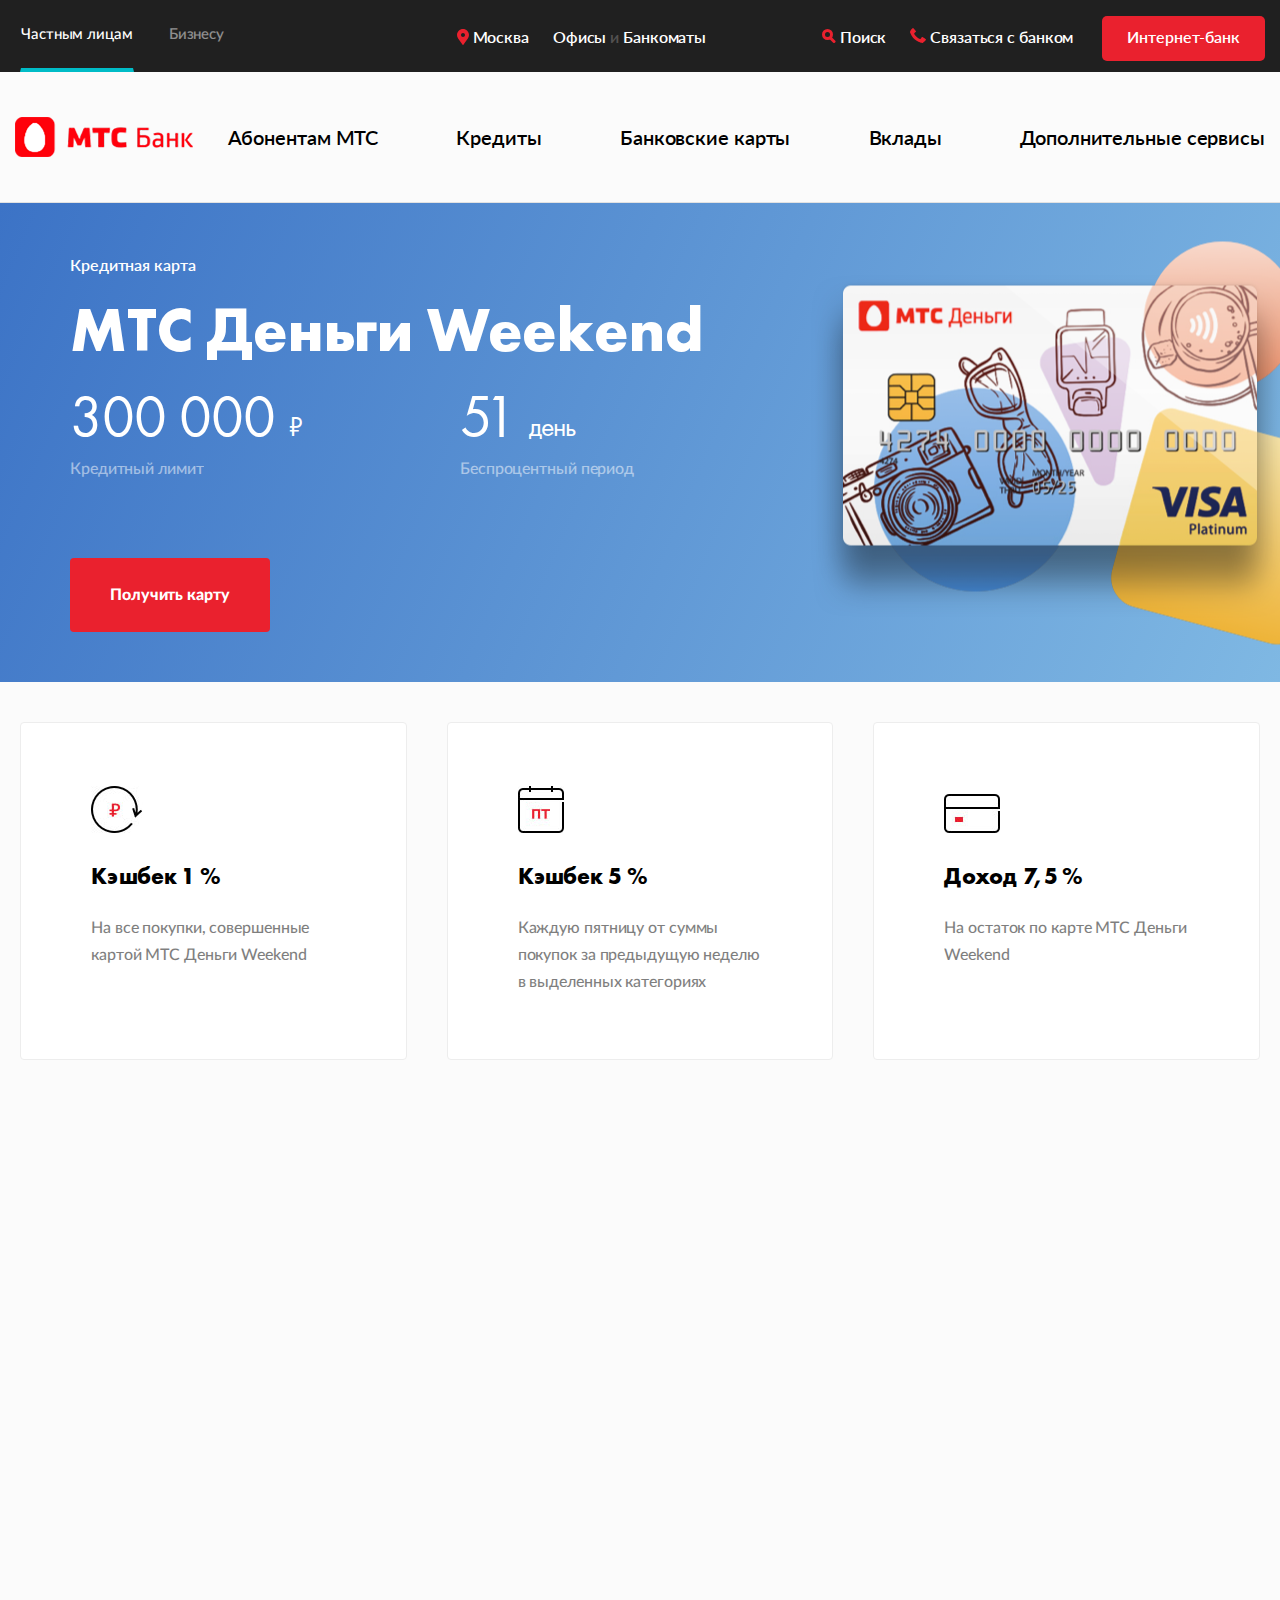
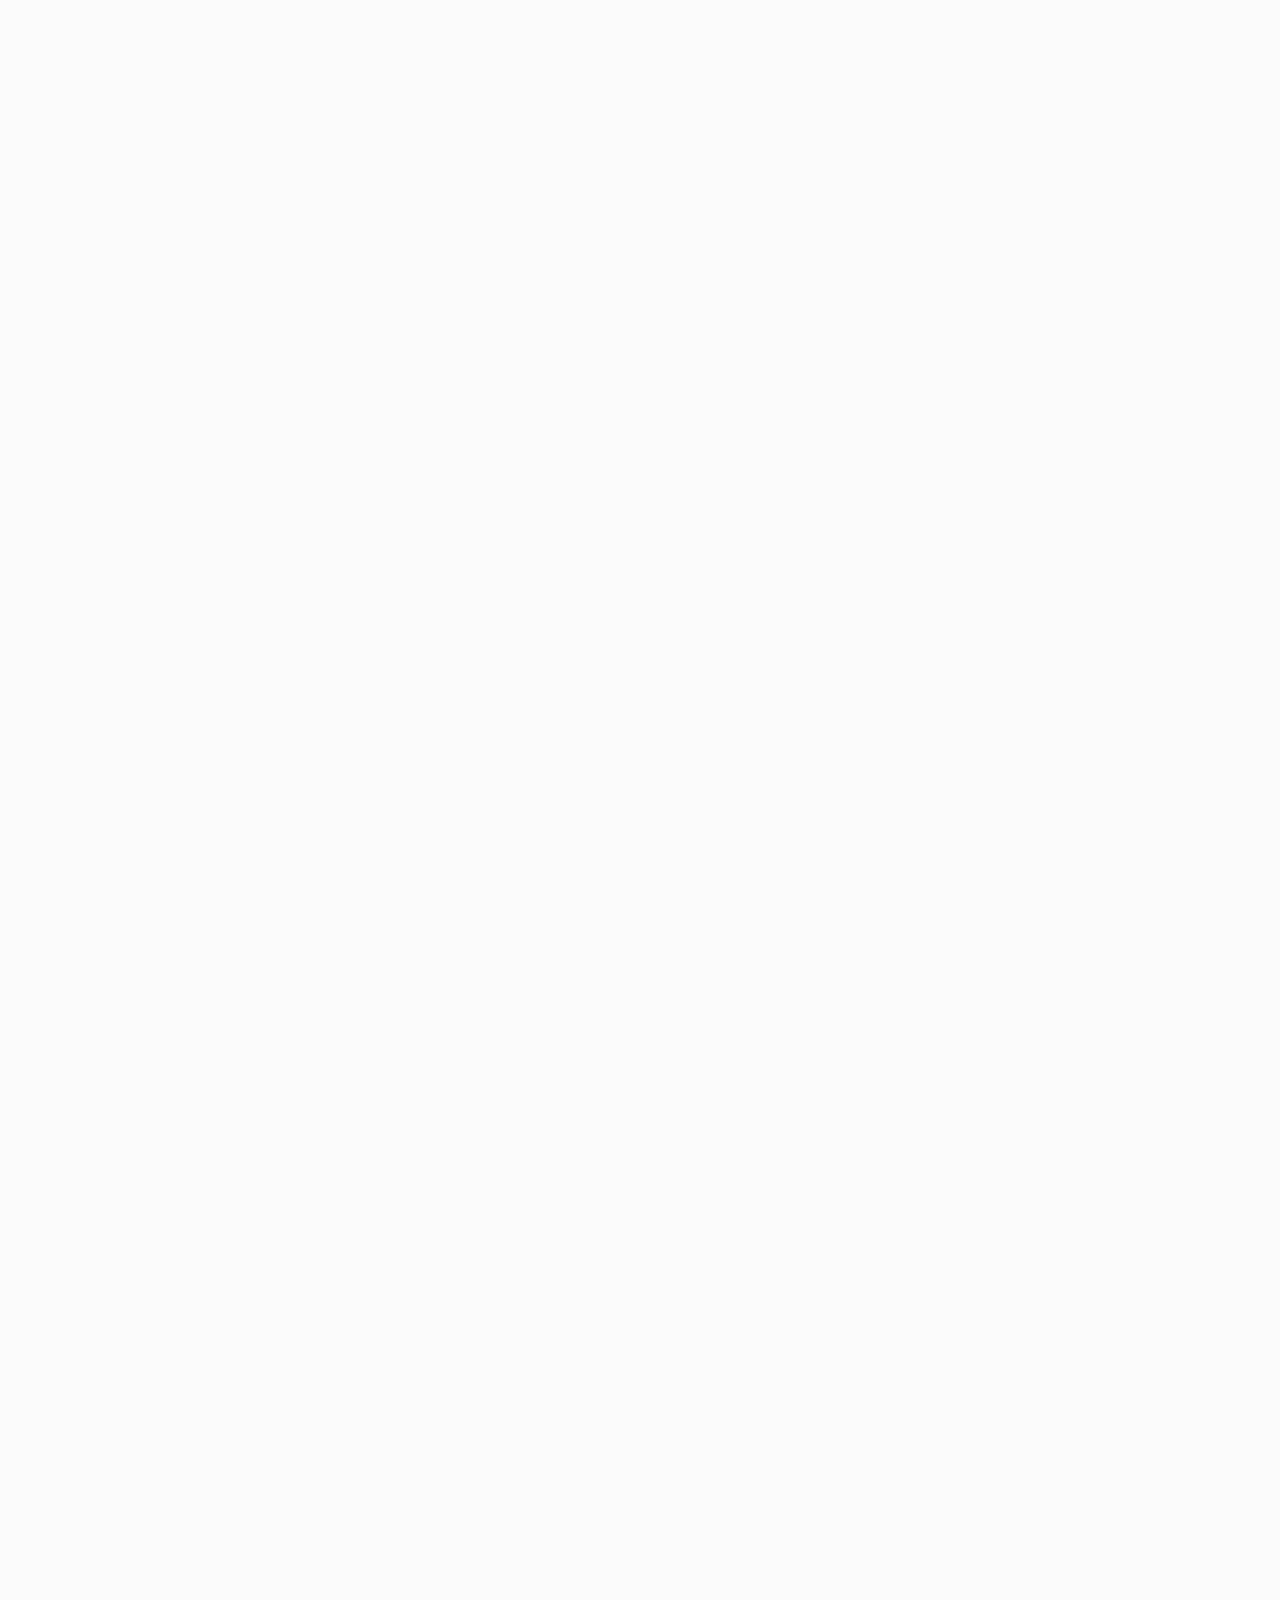
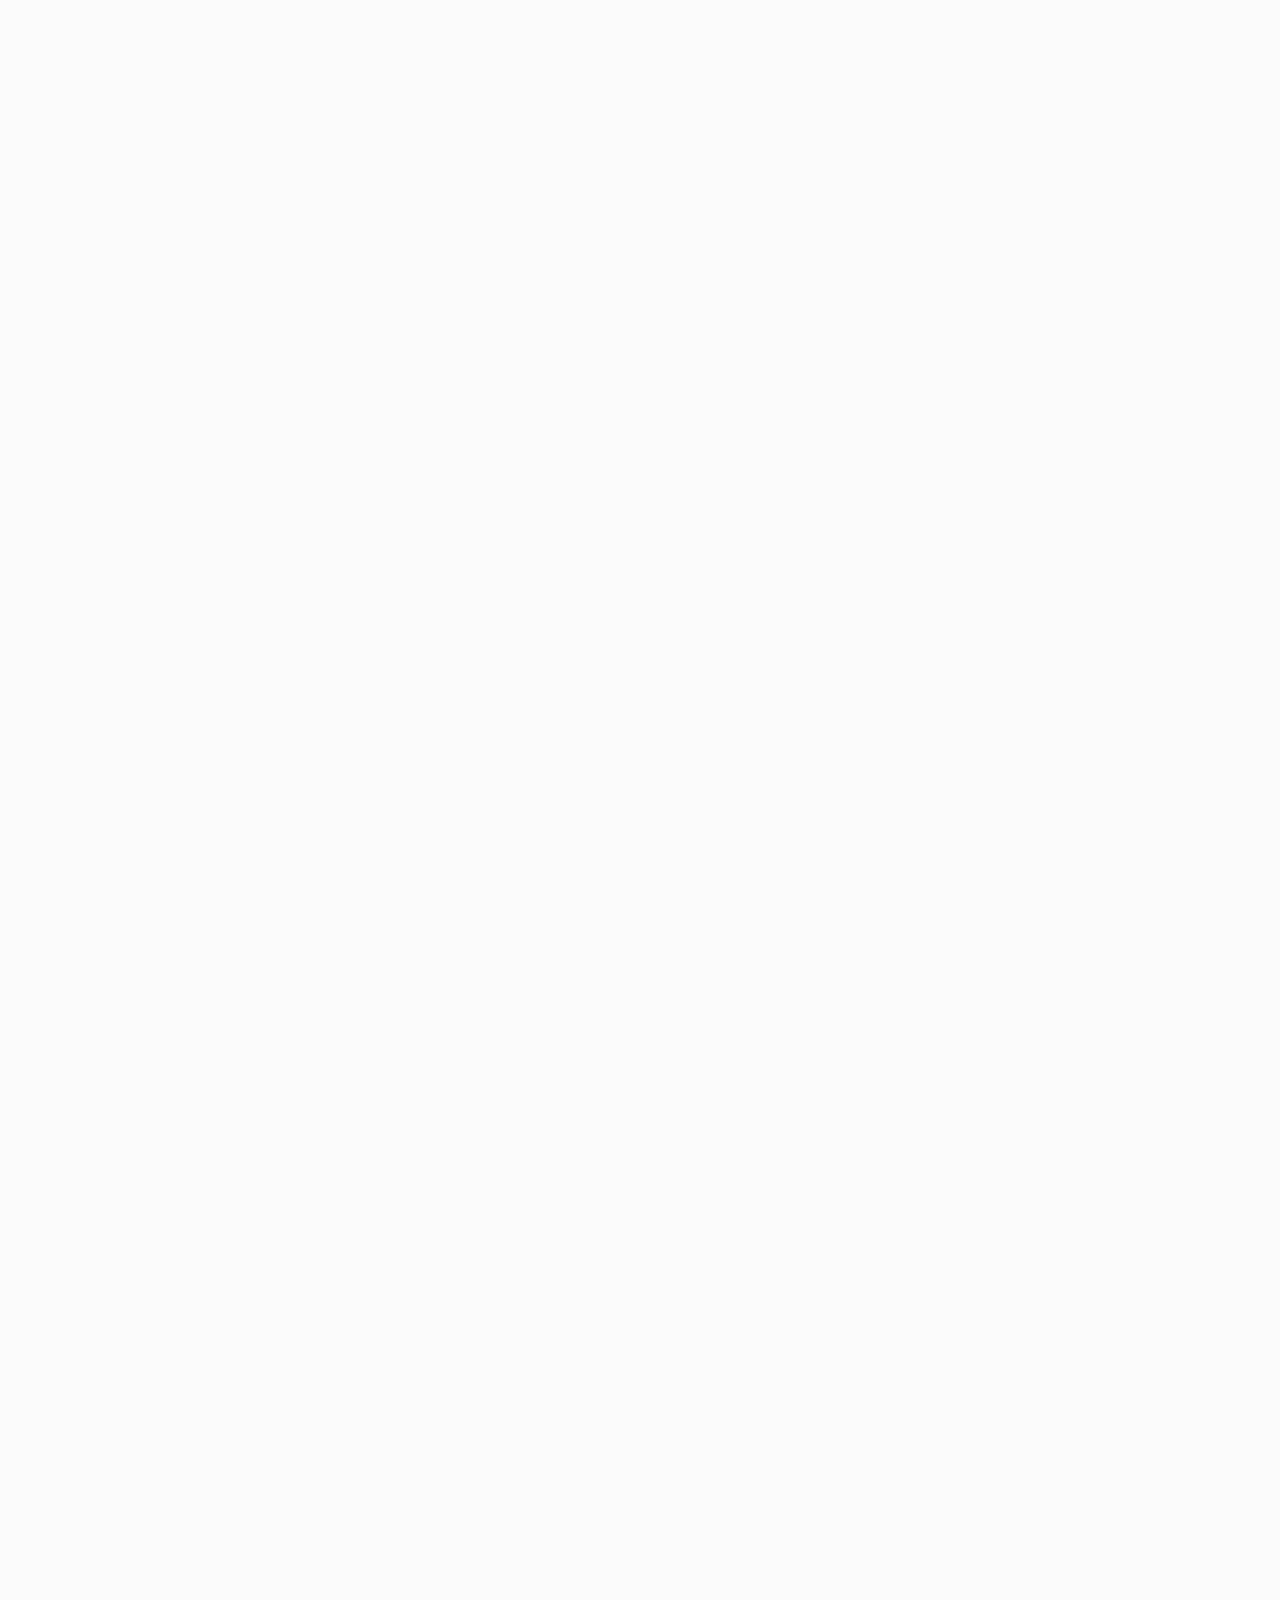
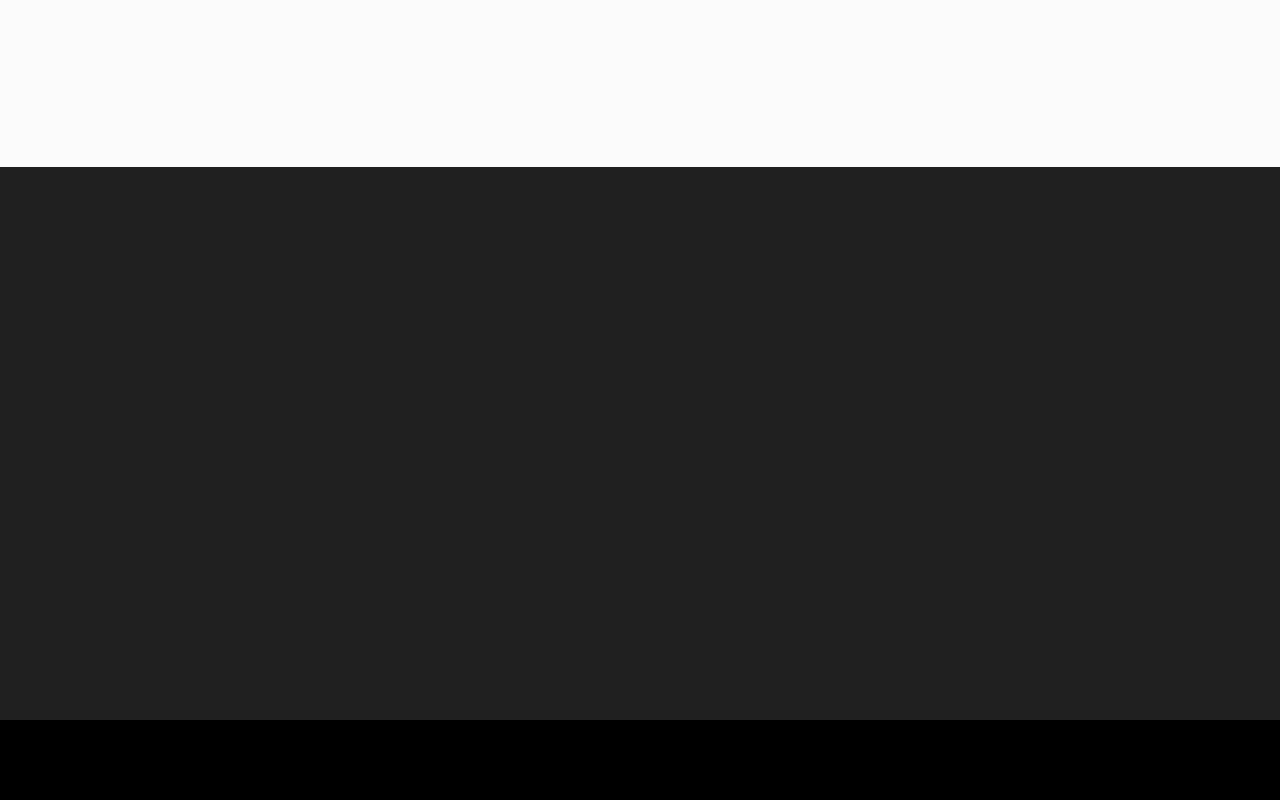
<file: index.html>
<!DOCTYPE html>
<html lang="ru">

<head>
  <meta charset="utf-8">
  <meta name="viewport" content="width=device-width, initial-scale=1, shrink-to-fit=no">
  <title>МТС Деньги Weekend</title>
  <link href="https://fonts.googleapis.com/css?family=Roboto:100,300,400,500,700&amp;subset=cyrillic" rel="stylesheet">
  <link rel="stylesheet" href="./fonts/fonts.css">
  <link rel="stylesheet" href="./css/bootstrap.min.css">
  <link rel="stylesheet" href="./css/custom.css">
  <link rel="stylesheet" href="./css/cards.css">
  <link rel="stylesheet" href="./css/credit-pay.css">
  <link rel="stylesheet" href="./css/rangeslider.css">
  <link rel="stylesheet" href="./css/fort.min.css">
  <script src="./js/jquery-3.2.1.min.js"></script>
  <script src="./js/tether.min.js"></script>
  <script src="./js/bootstrap.min.js"></script>
  <script src="./js/jquery.validate.min.js"></script>
  <script src="./js/scrollreveal.min.js"></script>
  <script src="./js/jquery.inputmask.bundle.min.js"></script>
  <script src="./js/rangeslider.min.js"></script>
  <script src="./js/fort.js"></script>
  <script src="./js/main.js"></script>
  <!--[if IE]>
      <link href="css/bootstrap-ie8.css" rel="stylesheet">
      <script src="https://cdn.jsdelivr.net/g/html5shiv@3.7.3,respond@1.4.2"></script>
    <![endif]-->
</head>

<body>
  <div id="mts-hash-0003a" class="mts-hash-0003a">
    <div class="mts2-navigation__fixed">
      <div class="collapse mts2-navigation__tab-switch-mobile collapsemts" aria-expanded="false">
        <div class="row">
          <div class="col-md-12 mts2-navigation__tab-switch-li mts2-navigation__tab-switch-li_2 btn-group btn-toggle d-flex justify-content-center" data-toggle="buttons">
            <label class="btn btn-default mts2-navigation__tab-switch active">
              <input class="mts2-navigation__tab-switch-1" type="radio" name="mts2-navigation__tab-switch-type-toggle" value="1">Частным лицам
            </label>
            <label class="btn btn-default mts2-navigation__tab-switch">
              <input class="mts2-navigation__tab-switch-2" type="radio" name="mmts2-navigation__tab-switch-type-toggle" value="2">Бизнесу
            </label>
          </div>
        </div>
      </div>
      <div class="mts2-navigation-lower__mobile-menu">
        <a href="#" class="mts2-navigation__search2">
          <object class="mts2-navigation__search-img2" data="./img/header-search-icon.svg" type="image/svg+xml"></object></a>
        <a class="mts2-navigation-lower__logo-mobile" href="http://www.mtsbank.ru">
          <img class="mts2-navigation-lower__logo-mobile-img" src="./img/mts2-logo.png" alt="">
        </a>

        <form class="mts-2mobile-input-menu mts2-mobile-button-wrapper" style="display:none">
          <input type="text" class="mts-2mobile-input-menu__input" placeholder="Поиск...">
        </form>
        <button href="#" class="open-panel mts2menubutton"></button>
      </div>
      <nav class="flex-column">
        <div class="menu mts2-navigation">
          <div class="container">
            <div class="row mts-reveal">
              <div class="col-md-12 col-lg-12 col-xl-4 mts2-navigation__tab-switch-li btn-group btn-toggle d-flex justify-content-center justify-content-sm-start justify-content-md-start justify-content-lg-start" data-toggle="buttons">
                <label class="btn btn-default mts2-navigation__tab-switch active">
                  <input class="mts2-navigation__tab-switch-1" type="radio" name="mts2-navigation__tab-switch-type-toggle" value="1">Частным лицам
                </label>
                <label class="btn btn-default mts2-navigation__tab-switch">
                  <input class="mts2-navigation__tab-switch-2" type="radio" name="mmts2-navigation__tab-switch-type-toggle" value="2">Бизнесу
                </label>
              </div>
              <div class="col-md-3 mts2-navigation__location-li">
                <a href="#" class="mts2-navigation__location">
                  <object class="mts2-navigation__location-img" data="./img/header-location-icon.svg" type="image/svg+xml"></object>
                  Москва</a>
                <a href="#" class="mts2-navigation__offices">Офисы</a> и
                <a href="#" class="mts2-navigation__terminals">Банкоматы</a>
              </div>
              <div class="col-md-5 mts2-navigation__search-li text-right">
                <a href="#" class="mts2-navigation__search">
                  <object class="mts2-navigation__search-img" data="./img/header-search-icon.svg" type="image/svg+xml"></object>
                  Поиск
                </a>
                <a href="#" class="mts2-navigation__contacts">
                  <object class="mts2-navigation__contacts-img" data="./img/header-phone-icon.svg" type="image/svg+xml"></object>
                  Связаться с банком
                </a>
                <a href="#" class="mts2-navigation__btn mts2-btn">Интернет&#8209;банк
                </a>
              </div>
            </div>
          </div>
        </div>
        <div class="d-flex menu mts2-navigation-lower">
          <div class="container mts-reveal">
            <div class="collapsemts collapsemts2 collapse">
              <div class="row">
                <div class="col-md-12 mts2-navigation-lower__link-li flex-column d-flex flex-md-column flex-sm-column flex-lg-column flex-xl-row">
                  <a class="mts2-navigation-lower__logo" href="http://www.mtsbank.ru">
                    <img src="./img/mts2-logo.png" alt="">
                  </a>
                  <div class="mts2-mobile-button-wrapper">
                    <a href="#" class="mts2-navigation__btn mts2-navigation__btn_2 mts2-btn">Интернет-банк</a>
                  </div>
                  <div class="d-flex align-items-start flex-column flex-column-sm flex-md-column flex-lg-column flex-xl-row mts-2-white-lower">
                    <a href="#" class="mts2-navigation-lower__link">Абонентам МТС</a>
                    <a href="#" class="mts2-navigation-lower__link">Кредиты</a>
                    <a href="#" class="mts2-navigation-lower__link">Банковские карты</a>
                    <a href="#" class="mts2-navigation-lower__link">Вклады</a>
                    <a href="#" class="mts2-navigation-lower__link">Дополнительные сервисы</a>
                    <div class="mts-loc-phone-group-mobile">
                      <a href="#" class="mts2-navigation__location">
                        <object class="mts2-navigation__location-img" data="./img/header-location-icon.svg" type="image/svg+xml"></object>
                      </a>
                      <a href="#" class="mts2-navigation__offices">Офисы</a> и
                      <a href="#" class="mts2-navigation__terminals">Банкоматы</a>

                    </div>
                    <div class="mts-loc-phone-group-mobile">
                      <a href="#" class="">
                        <object class="mts2-navigation__contacts-img" data="./img/header-phone-icon.svg" type="image/svg+xml"></object>
                        Связаться с банком
                      </a>
                    </div>
                  </div>
                </div>
              </div>
            </div>

          </div>
        </div>
      </nav>
    </div>









    <div id="mts-hash-0003a__content" class="mts-hash-0003a__content">

      <section class="mts2-section-hero">
        <img class="mts2-section-hero__mobile-bg" src="./img/cards/mts2-card-creditcards__weekend-cred-min.png" alt="">
        <div class="row">
          <div class="container">
            <div class="col-md-12">

              <div class="mts2-section-hero__wrapper mts-reveal">
                <img class="mts2-section-hero__img" src="img/mts-card-weekend__for-banner.png" alt="">
                <p class="mts2-section-hero__upper-parag">Кредитная карта</p>
                <h1 class="mts2-section-hero__heading">МТС Деньги Weekend</h1>
                <div class="row">
                    <div class="col-md-4">
                      <p class="mts2-section-hero__percent">
                        <!-- <span class="mts2-section-hero__percent-span mts2-card-credit__percent-span_1">от</span> -->
                        300 000
                        <span class="mts2-section-hero__percent-span mts2-section-hero__percent-span_1">₽</span>
                      </p>
                      <p class="mts2-section-hero__subtext">Кредитный лимит</p>
                    </div>
                    <div class="col-md-8">
                      <p class="mts2-section-hero__percent">
                        <!-- <span class="mts2-section-hero__percent-span mts2-card-credit__percent-span_1">до</span>  -->
                        51
                        <span class="mts2-section-hero__percent-span mts2-section-hero__percent-span_3">день</span>
                      </p>
                      <p class="mts2-section-hero__subtext">Беспроцентный период</p>
                    </div>
                  </div>
                  <a href="#/" class="mts2-section-hero__btn mts2-btn">Получить карту</a>
              </div>
            </div>
          </div>
        </div>
      </section>
      <!--
      <section class="mts2-plastic-card-nav mts2-section-tab-nav">
        <div class="row">
          <div class="container">
            <div class="col-md-12 mts2-navigation__tab-switch-li mts2-navigation__tab-switch-li_2 btn-group btn-toggle d-flex mts2-plastic-card-nav__wrapper mts-reveal">
            <label class="btn btn-default mts2-navigation__tab-switch mts2-plastic-card-nav__tab-switch active mts2-active-indicator" for="mts2-creditcard-filter-1">
              <input id="mts2-creditcard-filter-1" class="mts2-navigation__tab-switch-1 sort" type="radio" name="rr">Как получить
            </label>
            <label class="btn btn-default mts2-navigation__tab-switch mts2-plastic-card-nav__tab-switch" for="mts2-creditcard-filter-2">
              <input id="mts2-creditcard-filter-2" class="mts2-navigation__tab-switch-2 sort" type="radio" name="rr">Как погасить
            </label>
            <label class="btn btn-default mts2-navigation__tab-switch mts2-plastic-card-nav__tab-switch" for="mts2-creditcard-filter-3">
              <input id="mts2-creditcard-filter-3" class="mts2-navigation__tab-switch-2 sort" type="radio" name="rr">Требования к заемщику
            </label>
            </div>
          </div>
        </div>
      </section>
      -->

      <section class="mts2-section-advantage">
        <div class="container">
          <div class="row mts2-section-advantage__layout">
            <div class="col-md-12 col-lg-4">
              <div class="mts2-section-advantage__card">
                <div class="mts2-section-advantage__card-icon"><img src="img/12FE63F0-8201-458E-A5AD-37EA853A2397.jpg" alt=""></div>
                <div class="mts2-section-advantage__card-title">Кэшбек 1 %</div>
                <div class="mts2-section-advantage__card-text">На все покупки, совершенные картой МТС Деньги Weekend</div>

                <div class="mts2-section-advantage__card-mobile">
                  <div class="mts2-section-advantage__sub-card--small-title">0 <span>₽</span></div>
                  <div class="mts2-section-advantage__sub-card--small-text">Обслуживание при активном <br> использовании карты</div>
                </div>
                <!--<div class="mts2-section-advantage__sub-card">-->
                  <!--<div class="mts2-section-advantage__sub-card&#45;&#45;small-title">0 <span>₽</span></div>-->
                  <!--<div class="mts2-section-advantage__sub-card&#45;&#45;small-text">Обслуживание при активном использовании карты</div>-->
                <!--</div>-->
              </div>
            </div>
            <div class="col-md-12 col-lg-4">
              <div class="mts2-section-advantage__card">
                <div class="mts2-section-advantage__card-icon"><img src="img/66E86858-A66A-4DFB-BDDD-08D298B44A97.jpg" alt=""></div>
                <div class="mts2-section-advantage__card-title">Кэшбек 5 %</div>
                <div class="mts2-section-advantage__card-text">Каждую пятницу от суммы покупок за предыдущую неделю в выделенных категориях</div>
                <div class="mts2-section-advantage__card-mobile">
                  <div class="mts2-section-advantage__sub-card-title">Выделенные категории</div>
                  <div class="row">
                    <div class="mts2-section-advantage__col">
                      <div class="mts2-section-advantage__sub-card-icon"><img src="img/icon-2-1.jpg" alt=""></div>
                      <div class="mts2-section-advantage__sub-card-text">Рестораны и кафе</div>
                    </div>
                    <div class="mts2-section-advantage__col">
                      <div class="mts2-section-advantage__sub-card-icon"><img src="img/icon-2-2.jpg" alt=""></div>
                      <div class="mts2-section-advantage__sub-card-text">Такси</div>
                    </div>
                    <div class="mts2-section-advantage__col">
                      <div class="mts2-section-advantage__sub-card-icon"><img src="img/icon-2-3.jpg" alt=""></div>
                      <div class="mts2-section-advantage__sub-card-text">Спорттовары</div>
                    </div>
                  </div>
                </div>
                <div class="mts2-section-advantage__sub-card">
                  <div class="mts2-section-advantage__sub-card-title">Выделенные категории</div>
                  <div class="row">
                    <div class="mts2-section-advantage__col">
                      <div class="mts2-section-advantage__sub-card-icon"><img src="img/icon-2-1.jpg" alt=""></div>
                      <div class="mts2-section-advantage__sub-card-text">Рестораны и кафе</div>
                    </div>
                    <div class="mts2-section-advantage__col">
                      <div class="mts2-section-advantage__sub-card-icon"><img src="img/icon-2-2.jpg" alt=""></div>
                      <div class="mts2-section-advantage__sub-card-text">Такси</div>
                    </div>
                    <div class="mts2-section-advantage__col">
                      <div class="mts2-section-advantage__sub-card-icon"><img src="img/icon-2-3.jpg" alt=""></div>
                      <div class="mts2-section-advantage__sub-card-text">Спорттовары</div>
                    </div>
                  </div>
                </div>
              </div>
            </div>
            <div class="col-md-12 col-lg-4">
              <div class="mts2-section-advantage__card">
                <div class="mts2-section-advantage__card-icon"><img src="img/D288E887-443C-474D-BAF1-9B31B66A2874.jpg" alt=""></div>
                <div class="mts2-section-advantage__card-title">Доход 7,5 %</div>
                <div class="mts2-section-advantage__card-text">На остаток по карте МТС Деньги Weekend</div>
                <div class="mts2-section-advantage__card-mobile">
                  <div class="mts2-section-advantage__sub-card-title">Как это работает</div>
                  <div class="mts2-section-advantage__sub-card-text">Получайте доход на остаток в размере <span>7,5%</span></div>
                  <div class="mts2-section-advantage__sub-card-text">ежедневный остаток средств на карточном счете должен быть не менее <span>1000 ₽</span></div>
                </div>
                <div class="mts2-section-advantage__sub-card">
                  <div class="mts2-section-advantage__sub-card-title">Как это работает</div>
                  <div class="mts2-section-advantage__sub-card-text">Получайте доход на остаток в размере <span>7,5%</span></div>
                  <div class="mts2-section-advantage__sub-card-text">ежедневный остаток средств на карточном счете должен быть не менее <span>1000 ₽</span></div>
                </div>
              </div>
            </div>
          </div>
          <!--
          <div class="row">
            <div class="col-md-4">
              <div class="mts2-section-advantage__sub-card--small">
                <div class="mts2-section-advantage__sub-card--small-title">0 <span>₽</span></div>
                <div class="mts2-section-advantage__sub-card--small-text">Обслуживание при активном <br> использовании карты</div>
              </div>
            </div>
            <div class="col-md-4">
              <div class="mts2-section-advantage__sub-card">
                <div class="mts2-section-advantage__sub-card-title">Выделенные категории</div>
                <div class="row">
                  <div class="mts2-section-advantage__col">
                    <div class="mts2-section-advantage__sub-card-icon"><img src="img/icon-2-1.jpg" alt=""></div>
                    <div class="mts2-section-advantage__sub-card-text">Рестораны и кафе</div>
                  </div>
                  <div class="mts2-section-advantage__col">
                    <div class="mts2-section-advantage__sub-card-icon"><img src="img/icon-2-2.jpg" alt=""></div>
                    <div class="mts2-section-advantage__sub-card-text">Такси</div>
                  </div>
                  <div class="mts2-section-advantage__col">
                    <div class="mts2-section-advantage__sub-card-icon"><img src="img/icon-2-3.jpg" alt=""></div>
                    <div class="mts2-section-advantage__sub-card-text">Спорттовары</div>
                  </div>
                </div>
              </div>
            </div>
            <div class="col-md-4">
              <div class="mts2-section-advantage__sub-card">
                <div class="mts2-section-advantage__sub-card-title">Как это работает</div>
                <div class="mts2-section-advantage__sub-card-text">Получайте доход на остаток в размере <span>7,5%</span></div>
                <div class="mts2-section-advantage__sub-card-text">ежедневный остаток средств на карточном счете должен быть не менее <span>1000 ₽</span></div>
              </div>
            </div>
          </div>
          -->
        </div>
      </section>

      <section class="mts2-section-perks mts-reveal">
        <div class="container">
          <div class="row">
            <div class="col-md-12">
              <h2 class="mts2-section-perks__heading">Что вы получаете</h2>
            </div>
            <div class="col-md-12 col-lg-4">
              <p class="mts2-section-perks__main">0 <span>₽</span></p>
              <p class="mts2-section-perks__subtext">Обслуживание при активном использовании карты</p>
            </div>
            <div class="col-md-12 col-lg-4">
              <p class="mts2-section-perks__main">Payware</p>
              <p class="mts2-section-perks__subtext">Премиальная карта Visa Platinum
                с чипом PayWave для бесконтактных платежей</p>
            </div>
            <div class="col-md-12 col-lg-4">
              <p class="mts2-section-perks__main">0 <span>% </span></p>
              <p class="mts2-section-perks__subtext">Обслуживание при активном использовании карты</p>
            </div>
          </div>
        </div>
      </section>

      <section class="mts2-section-calculator">
        <div class="container">
          <div class="mts2-section-calculator__calculator-wrapper mts-reveal">

            <h2 class="mts2-section-calculator__heading">Кэшбек с каждой покупки</h2>
          <div class="row">

            <!--<div class="col-md-12">-->
              <!---->
            <!--</div>-->
            <div class=" col-md-12 col-lg-8 mts2-section-calculator__layout">
              <div class="row">
                <div class="col-md-6">

                  <div class="mts2-section-calculator__inner-left-wrapper">
                    <div class="mts2-section-calculator__input-wrapper mts2-section-calculator__input-wrapper_rouble d-flex flex-column">
                      <input class="mts2-section-calculator__text-input mts2-section-calculator__text-input_category" type="number" value="68500"  data-text-num="3">
                      <span class="mts2-section-calculator__inside-label">Траты по выделенным категориям</span>
                      <input class="mts2-section-calculator__range-input" type="range" data-range-num="3" min="1" max="100000" step="1" value="68500">
                    </div>
                  </div>
                </div>
                <div class="col-md-6">
                  <div class="mts2-section-calculator__inner-left-wrapper">
                    <div class="mts2-section-calculator__input-wrapper mts2-section-calculator__input-wrapper_rouble d-flex flex-column">
                      <input class="mts2-section-calculator__text-input mts2-section-calculator__text-input_rouble" type="number" value="420000"  data-text-num="1">
                      <span class="mts2-section-calculator__inside-label">Траты по карте</span>
                      <input class="mts2-section-calculator__range-input" type="range" data-range-num="1" min="1" max="800000" step="1" value="420000">
                    </div>
                  </div>
              </div>
              </div>
              <div class="row">
                <div class="col-md-6">
                  <div class="mts2-section-calculator__input-wrapper mts2-section-calculator__input-wrapper_month d-flex flex-column">
                    <input id="js-amount-input" class="mts2-section-calculator__text-input mts2-section-calculator__text-input_month" type="number" value="12" data-text-num="2" data-rangeslider>
                    <span class="mts2-section-calculator__inside-label">Период</span>
                    <input  id="js-amount-range" class="mts2-section-calculator__range-input" type="range" data-range-num="2" min="1" max="36" step="1" value="12">
                  </div>

                </div>
                <div class="col-md-6">
                  <p class="mts2-section-calculator__calc-price"><span>= </span>54 820<span> ₽</span></p>
                </div>
              </div>

            </div>
            <div class="col-md-12 col-lg-4 mts2-section-week__layout">
              <div class="mts2-section-week">
                <div class="mts2-section-week__title">Как это работает</div>
                <ul class="mts2-section-week__list">
                  <li class="mts2-section-week__item">
                    Совершайте покупки в течение недели
                    <table class="mts2-section-week__table">
                      <tr>
                        <td class="mts2-section-week__table-item">ПН</td>
                        <td class="mts2-section-week__table-item">ВТ</td>
                        <td class="mts2-section-week__table-item">СР</td>
                        <td class="mts2-section-week__table-item">ЧТ</td>
                        <td class="mts2-section-week__table-item">ПН</td>
                      </tr>
                    </table>
                  </li>
                  <li class="mts2-section-week__item">
                    Получайте весь кэшбек с покупок в следующую пятницу
                    <table class="mts2-section-week__table">
                      <tr>
                        <td class="mts2-section-week__table-item">ПН</td>
                        <td class="mts2-section-week__table-item">ВТ</td>
                        <td class="mts2-section-week__table-item">СР</td>
                        <td class="mts2-section-week__table-item">ЧТ</td>
                        <td class="mts2-section-week__table-item mts2-section-week__table-item--color">ПН</td>
                      </tr>
                    </table>
                  </li>
                </ul>
              </div>
            </div>
          </div>
          </div>
        </div>
        <script>
        $('input[type="range"]').change(function () {
            var val = ($(this).val() - $(this).attr('min')) / ($(this).attr('max') - $(this).attr('min'));

            $(this).css('background-image',
                        '-webkit-gradient(linear, left top, right top, '
                        + 'color-stop(' + val + ', transparent), '
                        + 'color-stop(' + val + ', transparent)'
                        + ')'
                        );
        });
        </script>
        <script>
        $(function(){
            var $rangeslider = $('input[data-range-num="1"]');
            var $amount = $('input[data-text-num="1"]');
            var $rangeslider2 = $('input[data-range-num="2"]');
            var $amount2 = $('input[data-text-num="2"]');
            var $rangeslider3 = $('input[data-range-num="3"]');
            var $amount3 = $('input[data-text-num="3"]');

            $rangeslider
              .rangeslider({
                polyfill: false
              })
              .on('input', function() {
                $amount[0].value = this.value;
              });
              $rangeslider2
                .rangeslider({
                  polyfill: false
                })
                .on('input', function() {
                  $amount2[0].value = this.value;
                });
              $rangeslider3
                .rangeslider({
                  polyfill: false
                })
                .on('input', function() {
                  $amount3[0].value = this.value;
                });

            $amount.on('input', function() {
              $rangeslider.val(this.value).change();
            });
            $amount2.on('input', function() {
              $rangeslider2.val(this.value).change();
            });
            $amount3.on('input', function() {
              $rangeslider3.val(this.value).change();
            });
          });

        // $('input[data-range-num]').mousemove(function(){
        // var inputNum = $('input[data-range-num]').attr('data-range-num');
        // $('input[data-text-num="'+ inputNum + '"]').val($(this).val());
        // });
        //
        // $('input[data-text-num]').on('keyup', function(){
        // var inputNum = $(this).attr('data-text-num');
        // $('input[data-range-num="'+ inputNum + '"]').val($(this).val());
        // });
        </script>
      </section>

      <!--
      <section class="mts2-section-steps mts-reveal">
        <div class="container">
          <div class="row">
            <div class="col-md-4">
              <div class="mts2-section-steps__step">
                <div class="mts2-section-steps__img-wrapper">
                  <img src="./img/credit-pay/mts2-credit-pay-paper.png" alt="">
                </div>
                <p class="mts2-section-steps__header">1. Заполните заявку на кредит</p>
                <p class="mts2-section-steps__subtext">На сайте, по телефону 8 (800) 250-05-20 или в любом офисе МТС Банка</p>
              </div>
            </div>
            <div class="col-md-4">
              <div class="mts2-section-steps__step">
                <div class="mts2-section-steps__img-wrapper">
                  <img src="./img/credit-pay/mts2-credit-pay-clock.png" alt="">
                </div>
                <p class="mts2-section-steps__header">2. Дождитесь решения банка</p>
                <p class="mts2-section-steps__subtext">Мы&nbsp;свяжемся с&nbsp;Вами для уточнения деталей и&nbsp;дополнительно сообщим о&nbsp;решении</p>
              </div>
            </div>
            <div class="col-md-4">
              <div class="mts2-section-steps__step">
                <div class="mts2-section-steps__img-wrapper">
                  <img src="./img/credit-pay/mts2-credit-pay-plastic.png" alt="">
                </div>
                <p class="mts2-section-steps__header">3. Получите кредит в отделении</p>
                <p class="mts2-section-steps__subtext">Приходите в&nbsp;выбранное отделение банка и&nbsp;получите одобренную сумму</p>
              </div>
            </div>
          </div>
        </div>
      </section>
      -->
      <section class="mts2-section-pay-mobile mts-reveal">
        <div class="container">
          <div class="row">
            <div class="col-sm-12 col-md-5 col-lg-4">
              <div class="mts2-section-pay-mobile__pay-wrapper">
                <div class="mts2-section-pay-mobile__icon"><img src="img/mts2-section-pay-mobile__icon.png" alt=""></div>
                <h2 class="mts2-section-pay-mobile__heading">Удобные сервисы</h2>
                <div class="mts2-section-pay-mobile__text">
                  Платите одним касанием с помощью карты
                  МТС Деньги и приложений, следите за расходами,
                  осуществляйте платежи и переводы
                </div>
                <div class="mts2-section-pay-mobile__pay-list">
                  <a href="#" class="mts2-section-pay-mobile__pay-item mts2-section-pay-mobile__icon-android"></a>
                  <a href="#" class="mts2-section-pay-mobile__pay-item mts2-section-pay-mobile__icon-apple"></a>
                  <a href="#" class="mts2-section-pay-mobile__pay-item mts2-section-pay-mobile__icon-samsung"></a>
                </div>
              </div>
            </div>

          </div>
        </div>
      </section>

      <section class="mts2-section-form mts-reveal">
        <div class="container">
          <div class="mts2-section-form__form-wrapper">
            <div class="row">
              <div class="col-md-12">
                <h2 class="mts2-section-form__heading">Заполните заявку на карту</h2>
                <form action="" name="form" class="c-form">
                  <div class="form">
                    <div class="row">
                      <div class="col-md-4">
                        <div class="c-form__item">
                          <input type="text" class="c-input" required placeholder="Фамилия">
                        </div>
                      </div>
                      <div class="col-md-4">
                        <div class="c-form__item">
                          <input type="text" class="c-input" required placeholder="Имя">
                        </div>
                      </div>
                      <div class="col-md-4">
                        <div class="c-form__item">
                          <input type="text" class="c-input" required placeholder="Отчество">
                        </div>
                      </div>
                    </div>
                    <div class="row">
                      <div class="col-md-6">
                        <div class="c-form__item">
                          <input type="number" class="c-input js-phone-number" required placeholder="Мобильный телефон">
                        </div>
                      </div>
                      <div class="col-md-6">
                        <div class="c-form__item">
                          <input type="email" class="c-input" required placeholder="Электронная почта">
                        </div>
                      </div>
                    </div>
                  </div>
                  <div class="row c-form__checkbox">
                    <div class="col-md-11">
                      <div class="c-form__list-item">
                        <input id="mts2-section-form__checkbox1" class="mts2-section-form__checkbox" type="checkbox" name="form-card" value="" checked>
                        <label for="mts2-section-form__checkbox1" class="mts2-section-form__checkbox-label">Я ознакомлен и согласен с условиями обработки моих персональных данных</label>
                      </div>
                      <div class="c-form__list-item">
                        <input id="mts2-section-form__checkbox2" class="mts2-section-form__checkbox" type="checkbox" name="form-card" value="" checked>
                        <label for="mts2-section-form__checkbox2" class="mts2-section-form__checkbox-label">Я согласен получать информацию о специальных предложениях и услугах МТС банка
                          по SMS и электронной почте</label>
                      </div>
                    </div>
                  </div>
                  <button class="mts2-section-form__btn">Далее</button>
                </form>
              </div>

            </div>
          </div>
        </div>
      </section>

      <section class="mts2-section-conditions mts-reveal">
        <div class="container">
          <div class="mts2-section-conditions__wrapper">
            <div class="row">
              <div class="col-md-12">
                <h2 class="mts2-section-conditions__heading">Тарифы и условия</h2>
              </div>
              <div class="col-md-6">
                <h3 class="mts2-section-conditions__sub-heading">Тарифы</h3>
                <a href="#/" class="mts2-section-conditions__tariffs">
                  <img src="./img/credit-pay/mts2-credit-pdf-icon.png" alt="">
                  <div class="mts2-section-conditions__tariffs-text">
                    <p>Условия предоставления кредитов и открытия счета</p>
                    <p class="mts2-section-conditions__tariffs-size">PDF, 1,4 МБ</p>
                  </div>
                </a>
                <a href="#/" class="mts2-section-conditions__tariffs">
                  <img src="./img/credit-pay/mts2-credit-pdf-icon.png" alt="">
                  <div class="mts2-section-conditions__tariffs-text">
                    <p>Условия предоставления кредитов и открытия счета</p>
                    <p class="mts2-section-conditions__tariffs-size">PDF, 1,4 МБ</p>
                  </div>
                </a>
              </div>
              <div class="col-md-6">
                <h3 class="mts2-section-conditions__sub-heading">Необходимые документы</h3>
                <ul>
                  <li class="mts2-section-conditions__list-item">Паспорт гражданина РФ</li>
                </ul>
                <h3 class="mts2-section-conditions__sub-heading">Дополнительные документы (на выбор)</h3>
                <ul>
                  <li class="mts2-section-conditions__list-item">Заграничный паспорт гражданина РФ</li>
                  <li class="mts2-section-conditions__list-item">Водительское удостоверение</li>
                  <li class="mts2-section-conditions__list-item">Свидетельство государственного пенсионного страхования</li>
                </ul>
              </div>
              <div class="col-md-12">
                <a href="#/" class="mts2-section-conditions__btn">Получить кредит</a>
              </div>
          </div>
        </div>
        </div>
      </section>

      <section class="mts2-section-more mts-reveal">
        <div class="container">
            <div class="row">
              <div class="col-md-12">
                <h2 class="mts2-section-more__heading">С этим кредитом смотрят</h2>
              </div>

              <div class="col-md-12 col-lg-4 col-xl-4">
                <div class="mts2-section-more__card mts2-section-more__card_zero">
                  <div class="row">
                  <div class="col-md-12">
                    <h3 class="mts2-section-more__subheading">Кредит для зарплатных клиентов</h3>
                  </div>
                </div>
                <div class="row">
                  <div class="col-md-12">
                    <p class="mts2-section-more__percent">
                      <span class="mts2-section-more__percent-span mts2-section-more__percent-span_1">3</span>млн.
                      <span class="mts2-section-more__percent-span mts2-section-more__percent-span_3">₽</span>
                    </p>
                    <p class="mts2-section-more__subtext">Максимальный кредитный лимит</p>
                  </div>
                </div>
              </div>
              </div>


              <div class="col-md-12 col-lg-4 col-xl-4">
                <div class="mts2-section-more__card mts2-section-more__card_one">
                  <div class="mts2-section-more__plastic-wrapper d-flex justify-content-center align-items-center">
                      <img class="hidden-lg-up mts2-section-more__plastic mts2-section-more__plastic_smart mts2-section-more__plastic_mobile" src="./img/cards/mts2-card-creditcards__smart-min.png" alt="">
                    </div>
                  <div class="row">
                  <div class="col-md-12">
                    <h3 class="mts2-section-more__subheading">Карта МТС Деньги Вклад</h3>
                  </div>
                </div>
                <div class="row">
                  <div class="col-md-12">
                    <p class="mts2-section-more__percent">
                      <span class="mts2-section-more__percent-span mts2-section-more__percent-span_1">7</span>%
                    </p>
                    <p class="mts2-section-more__subtext">Кэшбек</p>
                  </div>
                </div>
              </div>
              </div>


              <div class="col-md-12 col-lg-4 col-xl-4">
                <div class="mts2-section-more__card mts2-section-more__card_two">
                  <div class="row">
                  <div class="col-md-12">
                    <h3 class="mts2-section-more__subheading">Вклад МТС Доходный</h3>
                  </div>
                </div>
                <div class="row">
                  <div class="col-md-12">
                    <p class="mts2-section-more__percent">
                      до
                      <span class="mts2-section-more__percent-span mts2-section-more__percent-span_1">8,2</span>
                      <span class="mts2-section-more__percent-span mts2-section-more__percent-span_3">%</span>
                    </p>
                    <p class="mts2-section-more__subtext">Максимальный кредитный лимит</p>
                  </div>
                </div>
              </div>
              </div>
            </div>
          </div>
      </section>


      <footer class="mts2-footer">
        <div class="container mts-reveal">
          <div class="row">
            <div id="accordion" role="tablist" aria-multiselectable="true" class="mts-reveal mts2-accordion-card">
              <div class="mts2-accordion-card__inner-wrapper">
                <div class="" role="tab" id="heading1">
                  <h5 class="mb-0">

                      <p class="mts2-footer__heading mts2-footer__heading_mobile collapsed" data-toggle="collapse" aria-expanded="false" data-target="#collapse1" href="#collapse1" aria-controls="collapse1">Общая информация</p>

                  </h5>
                </div>

                <div id="collapse1" class="collapse " role="tabpanel" aria-labelledby="heading1">
                  <div class="card-block">
                    <ul class="mts2-footer__list">
                      <li><a class="" href="#/">О банке</a></li>
                      <li><a class="" href="#/">Офисы и банкоматы</a></li>
                      <li><a class="" href="#/">Вакансии</a></li>
                      <li><a class="" href="#/">Залоговое имущество</a></li>
                      <li><a class="" href="#/">Раскрытие информации</a></li>
                      <li><a class="" href="#/">Ставки по вкладам</a></li>
                    </ul>
                  </div>
                </div>
              </div>
              <div class="mts2-accordion-card__inner-wrapper">
                <div class="" role="tab" id="headingOne">
                  <h5 class="mb-0">

                      <p class="mts2-footer__heading mts2-footer__heading_mobile collapsed" data-toggle="collapse" data-target="#collapse2" href="#collapse2" aria-controls="collapse2">Онлайн-сервисы</p>

                  </h5>
                </div>

                <div id="collapse2" class="collapse " role="tabpanel" aria-labelledby="heading2">
                  <div class="card-block">
                    <ul class="mts2-footer__list">
                      <li><a class="" href="#/">Написать в банк</a></li>
                      <li><a class="" href="#/">Заявки и калькуляторы</a></li>
                      <li><a class="" href="#/">Мошенничество!</a></li>
                    </ul>
                  </div>
                </div>
              </div>
              <div class="mts2-accordion-card__inner-wrapper">
                <div class="" role="tab" id="heading3">
                  <h5 class="mb-0">

                      <p class="mts2-footer__heading mts2-footer__heading_mobile collapsed" data-toggle="collapse" data-target="#collapse3" href="#collapse3" aria-controls="collapse3">Курсы валют на сегодня</p>

                  </h5>
                </div>

                <div id="collapse3" class="collapse " role="tabpanel" aria-labelledby="heading3">
                  <div class="card-block">

                    <button class="mts2-footer__switch" type="button" name="button">Безналичные</button>
                    <table>
                      <tbody>
                        <tr>
                          <th>Валюта</th>
                          <th>Покупка</th>
                          <th>Продажа</th>
                          <th></th>
                        </tr>
                        <tr class="mts2-exchange-table__first-row">
                          <td class="mts2-exchange-table__unit">USD</td>
                          <td>61,260</td>
                          <td>61,260</td>
                          <td>
                            <!--<object data="./img/header-arrow-icon.svg" type="image/svg+xml"></object>-->
                          </td>
                        </tr>
                        <tr class="mts2-exchange-table__second-row">
                          <td class="mts2-exchange-table__unit">USD</td>
                          <td>61,260</td>
                          <td>61,260</td>
                          <td>
                            <!--<object data="./img/header-arrow-icon.svg" type="image/svg+xml"></object>-->
                          </td>
                        </tr>
                      </tbody>
                    </table>
                  </div>
                </div>
              </div>
              <div class="mts2-accordion-card__inner-wrapper">
                <div class="" role="tab" id="headingOne">
                  <h5 class="mb-0">

                      <p class="mts2-footer__heading mts2-footer__heading_mobile collapsed" data-toggle="collapse" data-target="#collapse4" href="#collapse4" aria-controls="collapse4">Мобильный банк</p>

                  </h5>
                </div>

                <div id="collapse4" class="collapse " role="tabpanel" aria-labelledby="heading4">
                  <div class="card-block">
                    <div class="mts2-footer__app-download">
                      <a target="_blank" href="https://itunes.apple.com/ru/app/mts-bank/id497905150?mt=8&ign-mpt=uo%3D4">
                        <img class="section-footer__pay-icons" src="./img/mts2-apple-logo.svg" alt="">
                        <img class="section-footer__pay-icons_hover" src="./img/mts2-apple-logo_hover.svg" alt="">
                      </a>
                      <a target="_blank" href="https://play.google.com//store/apps/details?id=ru.simpls.mbrd.ui">
                        <img class="section-footer__pay-icons" src="./img/mts2-android-logo.svg" alt="">
                        <img class="section-footer__pay-icons_hover" src="./img/mts2-android-logo_hover.svg" alt="">
                      </a>
                      <a target="_blank" href="https://www.microsoft.com/ru-ru/store/p/%D0%9C%D0%A2%D0%A1-%D0%91%D0%B0%D0%BD%D0%BA/9nblggh09dss?rtc=1">
                        <img class="section-footer__pay-icons" src="./img/mts2-windows-logo.svg" alt="">
                        <img class="section-footer__pay-icons_hover" src="./img/mts2-windows-logo_hover.svg" alt="">
                      </a>
                    </div>
                  </div>
                </div>
              </div>
            </div>
          </div>
          <div class="row d-flex flex-column-reverse flex-sm-column-reverse flex-md-row">
            <div class="col-md-4">
              <p class="mts2-footer__heading mts2-accordion-card__row-desk">Общая информация</p>
              <ul class="mts2-footer__list mts2-accordion-card__row-desk">
                <li><a class="" href="#/">О банке</a></li>
                <li><a class="" href="#/">Офисы и банкоматы</a></li>
                <li><a class="" href="#/">Вакансии</a></li>
                <li><a class="" href="#/">Залоговое имущество</a></li>
                <li><a class="" href="#/">Раскрытие информации</a></li>
                <li><a class="" href="#/">Ставки по вкладам</a></li>
              </ul>
              <div class="mts2-footer__soc-block d-flex align-items-center">
                <a target="_blank" href="https://vk.com/mtsbankru" class="mts2-footer__soc-icons mts2-footer__soc-icons_vk">
                  <img class="mts2-footer__vk" src="./img/mts2-vk-logo.svg" alt="">
                  <img class="mts2-footer__vk" data-soc-active="1" src="./img/mts2-vk-logo-hover.svg" alt="">
                </a>
                <a target="_blank" href="http://www.mtsbank.ru/currency/rss.xml" class="mts2-footer__soc-icons mts2-footer__soc-icons_rss">
                  <img class="mts2-footer__tw" src="./img/mts2-tw-logo.svg" alt="">
                  <img class="mts2-footer__tw" data-soc-active="1" src="./img/mts2-tw-logo-hover.svg" alt="">
                </a>
                <a target="_blank" href="https://www.facebook.com/mtsbank/" class="mts2-footer__soc-icons mts2-footer__soc-icons_fb">
                  <img class="mts2-footer__fb" src="./img/mts2-fb-logo.svg" alt="">
                  <img class="mts2-footer__fb" data-soc-active="1" src="./img/mts2-fb-logo-hover.svg" alt="">
                </a>
                <a target="_blank" href="https://www.instagram.com/mts_bank/" class="mts2-footer__soc-icons mts2-footer__soc-icons_insta">
                  <img class="mts2-footer__insta" src="./img/mts2-instagram-logo.svg" alt="">
                  <img class="mts2-footer__insta" data-soc-active="1" src="./img/mts2-instagram-logo-hover.svg" alt="">
                </a>

              </div>
            </div>
            <div class="col-md-4 mts2-phone-wrapper">
              <p class="mts2-footer__heading mts2-accordion-card__row-desk">Онлайн-сервисы</p>
              <ul class="mts2-footer__list mts2-accordion-card__row-desk">
                <li><a class="" href="#/">Написать в банк</a></li>
                <li><a class="" href="#/">Заявки и калькуляторы</a></li>
                <li><a class="" href="#/">Мошенничество!</a></li>
              </ul>
              <div class="mts2-footer__phone">
                <a href="tel:88003001010">8 (800) 300-10-10</a>
                <p>Бесплатно по всей России</p>
              </div>
              <div class="mts2-footer__phone">
                <a href="tel:+74952162020">+7 (495) 216-20-20</a>
                <p>По Москве</p>
              </div>
            </div>
            <div class="col-sm-12 col-md-4 mts2-accordion-card__row-desk">
              <p class="mts2-footer__heading">Курсы валют на сегодня
                <img class="mts2-footer__heading-img" width="16" src="./img/rss.svg" alt="">
              </p>
              <button class="mts2-footer__switch" type="button" name="button">Безналичные</button>
              <table>
                <tbody>
                  <tr>
                    <th>Валюта</th>
                    <th>Покупка</th>
                    <th>Продажа</th>
                    <th></th>
                  </tr>
                  <tr class="mts2-exchange-table__first-row">
                    <td class="mts2-exchange-table__unit">USD</td>
                    <td>61,260</td>
                    <td>61,260</td>
                    <td>
                      <!--<object data="./img/header-arrow-icon.svg" type="image/svg+xml"></object>-->
                    </td>
                  </tr>
                  <tr class="mts2-exchange-table__second-row">
                    <td class="mts2-exchange-table__unit">USD</td>
                    <td>61,260</td>
                    <td>61,260</td>
                    <td>
                      <!--<object data="./img/header-arrow-icon.svg" type="image/svg+xml"></object>-->
                    </td>
                  </tr>
                </tbody>
              </table>
              <p class="mts2-footer__heading">Мобильный банк</p>
              <div class="mts2-footer__app-download">
                <a target="_blank" href="https://itunes.apple.com/ru/app/mts-bank/id497905150?mt=8&ign-mpt=uo%3D4">
                  <img class="section-footer__pay-icons" src="./img/mts2-apple-logo.svg" alt="">
                  <img class="section-footer__pay-icons_hover" src="./img/mts2-apple-logo_hover.svg" alt="">
                </a>
                <a target="_blank" href="https://play.google.com//store/apps/details?id=ru.simpls.mbrd.ui">
                  <img class="section-footer__pay-icons" src="./img/mts2-android-logo.svg" alt="">
                  <img class="section-footer__pay-icons_hover" src="./img/mts2-android-logo_hover.svg" alt="">
                </a>
                <a target="_blank" href="https://www.microsoft.com/ru-ru/store/p/%D0%9C%D0%A2%D0%A1-%D0%91%D0%B0%D0%BD%D0%BA/9nblggh09dss?rtc=1">
                  <img class="section-footer__pay-icons" src="./img/mts2-windows-logo.svg" alt="">
                  <img class="section-footer__pay-icons_hover" src="./img/mts2-windows-logo_hover.svg" alt="">
                </a>
              </div>
            </div>
          </div>

        </div>
      </footer>
      <section class="mts2-sub-footer-seo">
        <div class="container">
          <div class="row">
            <div class="col-md-12">


              <p class="">Официальный сайт МТС Банка. Услуги физическим лицам, юридическим лицам, кредитным организациям. Мобильный и интернет-банкинг. Адреса отделений МТС Банка и банкоматов. ☎ 8 800 250-0-520 бесплатно по России. Онлайн оформление кредита наличными
                до 3 000 000 под процентную ставку от 12% годовых. Выгодные вклады в МТС Банке под высокий процент. Банковские карты МТС Банка. Оформление, выдача и обслуживание банковских карт в МТС Банке. МТС Банк представляет своим клиентам высокотехнологичные
                дистанционные сервисы, позволяющие удобно и безопасно осуществлять операции и контроль денежных средств. Банкоматы МТС Банка в Москве. Снятие и внесение наличных, оплата кредитов и ЖКХ. Наш телефон ☎ 8 800 250-0-520, бесплатно по России.</p>

            </div>
          </div>
        </div>
      </section>
      <section class="mts2-sub-footer">
        <div class="container mts-reveal">
          <div class="mts2-sub-footer__toggler-wrapper">
            <img class="mts2-sub-footer__toggler" src="./img/mts2-triangle.svg" alt="" />
          </div>

          <div class="row d-flex flex-column-reverse flex-sm-column-reverse flex-md-row">
            <div class="col-md-7">
              <p class="mts2-sub-footer__text">© 2017 ПАО «МТС-Банк» Лицензия Банка России №2268 от 17.12.2014 г.</p>
            </div>
            <div class="col-md-5">
              <a class="mts2-sub-footer__text">
            <img class="mts2-sub-footer__logo" src="./img/mts2-card-credit__aic-logo.png" alt="">— дизайн
          </a>
            </div>
          </div>
        </div>
      </section>
    </div>
  </div>

  <div class="mts-scripts__init">
    <script>
      Fort.solid("#EA212E");
    </script>
  </div>
  </div>
</body>

</html>
</file>
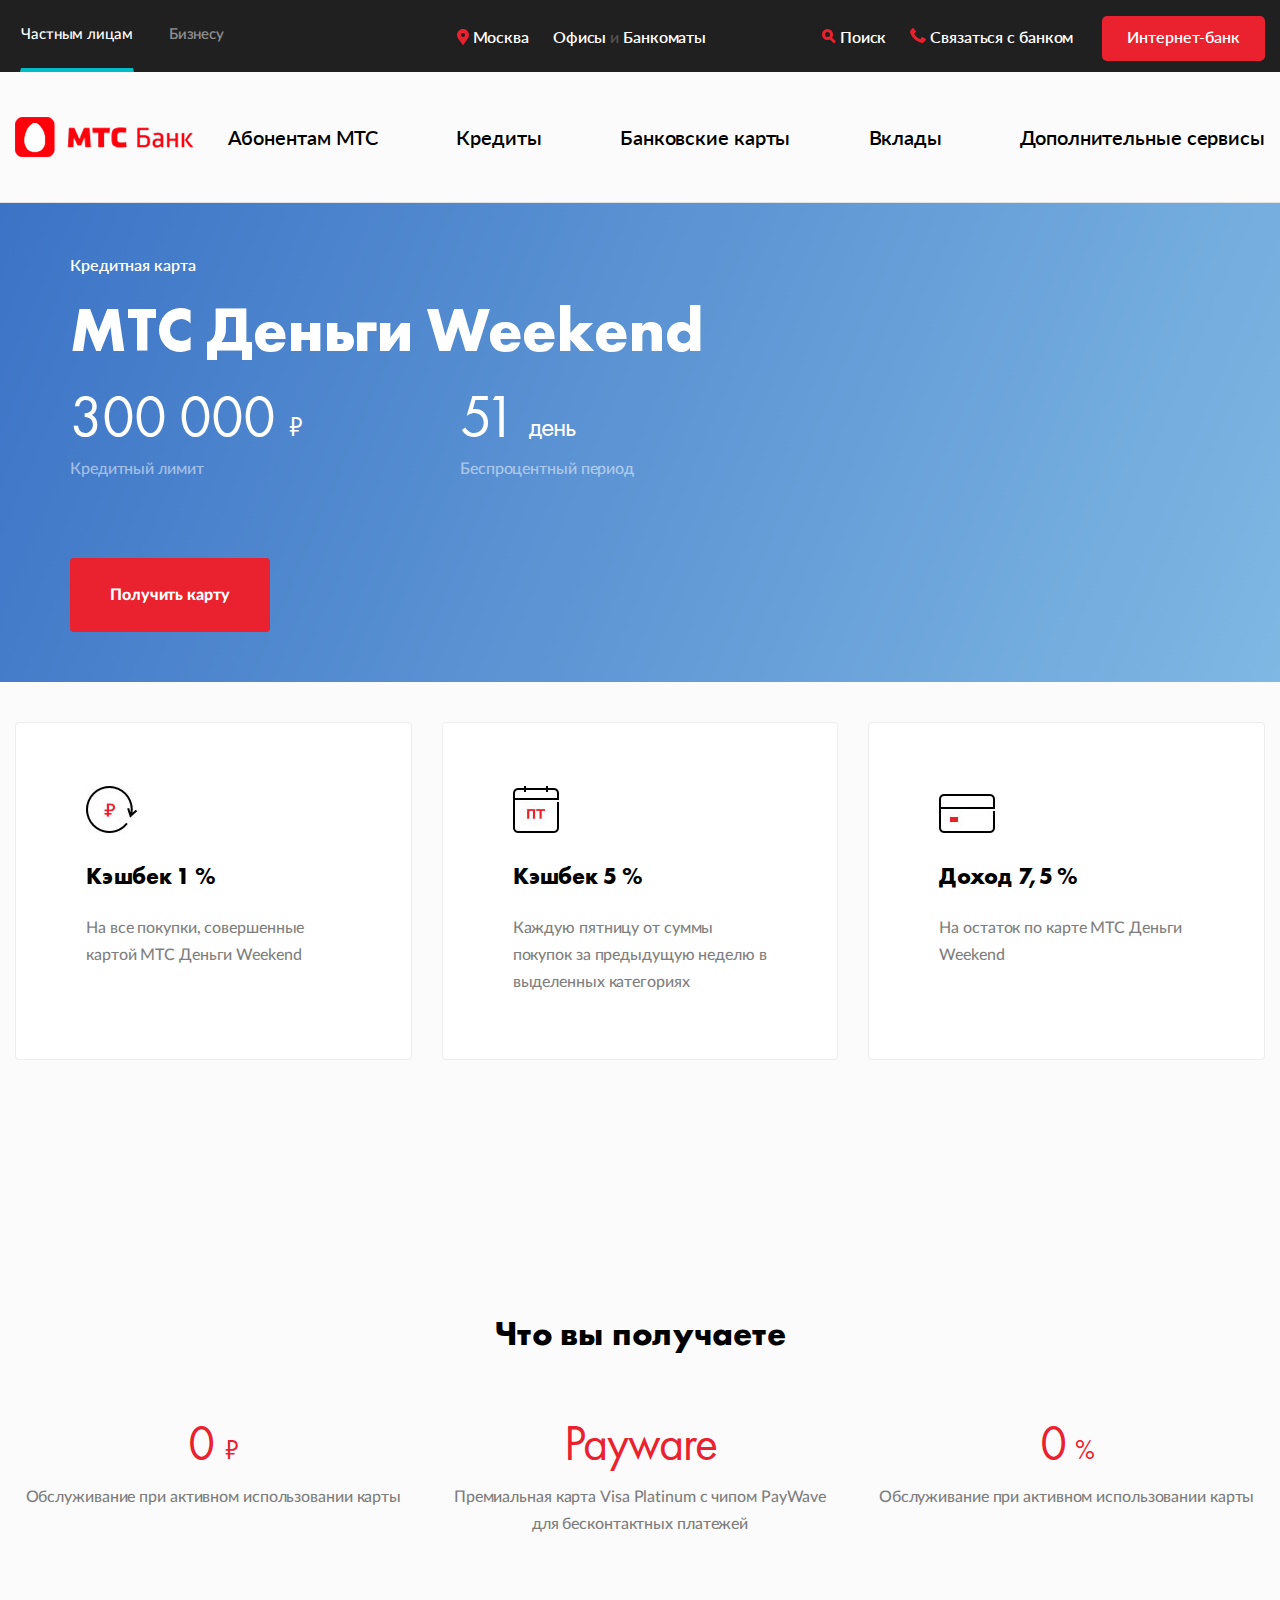
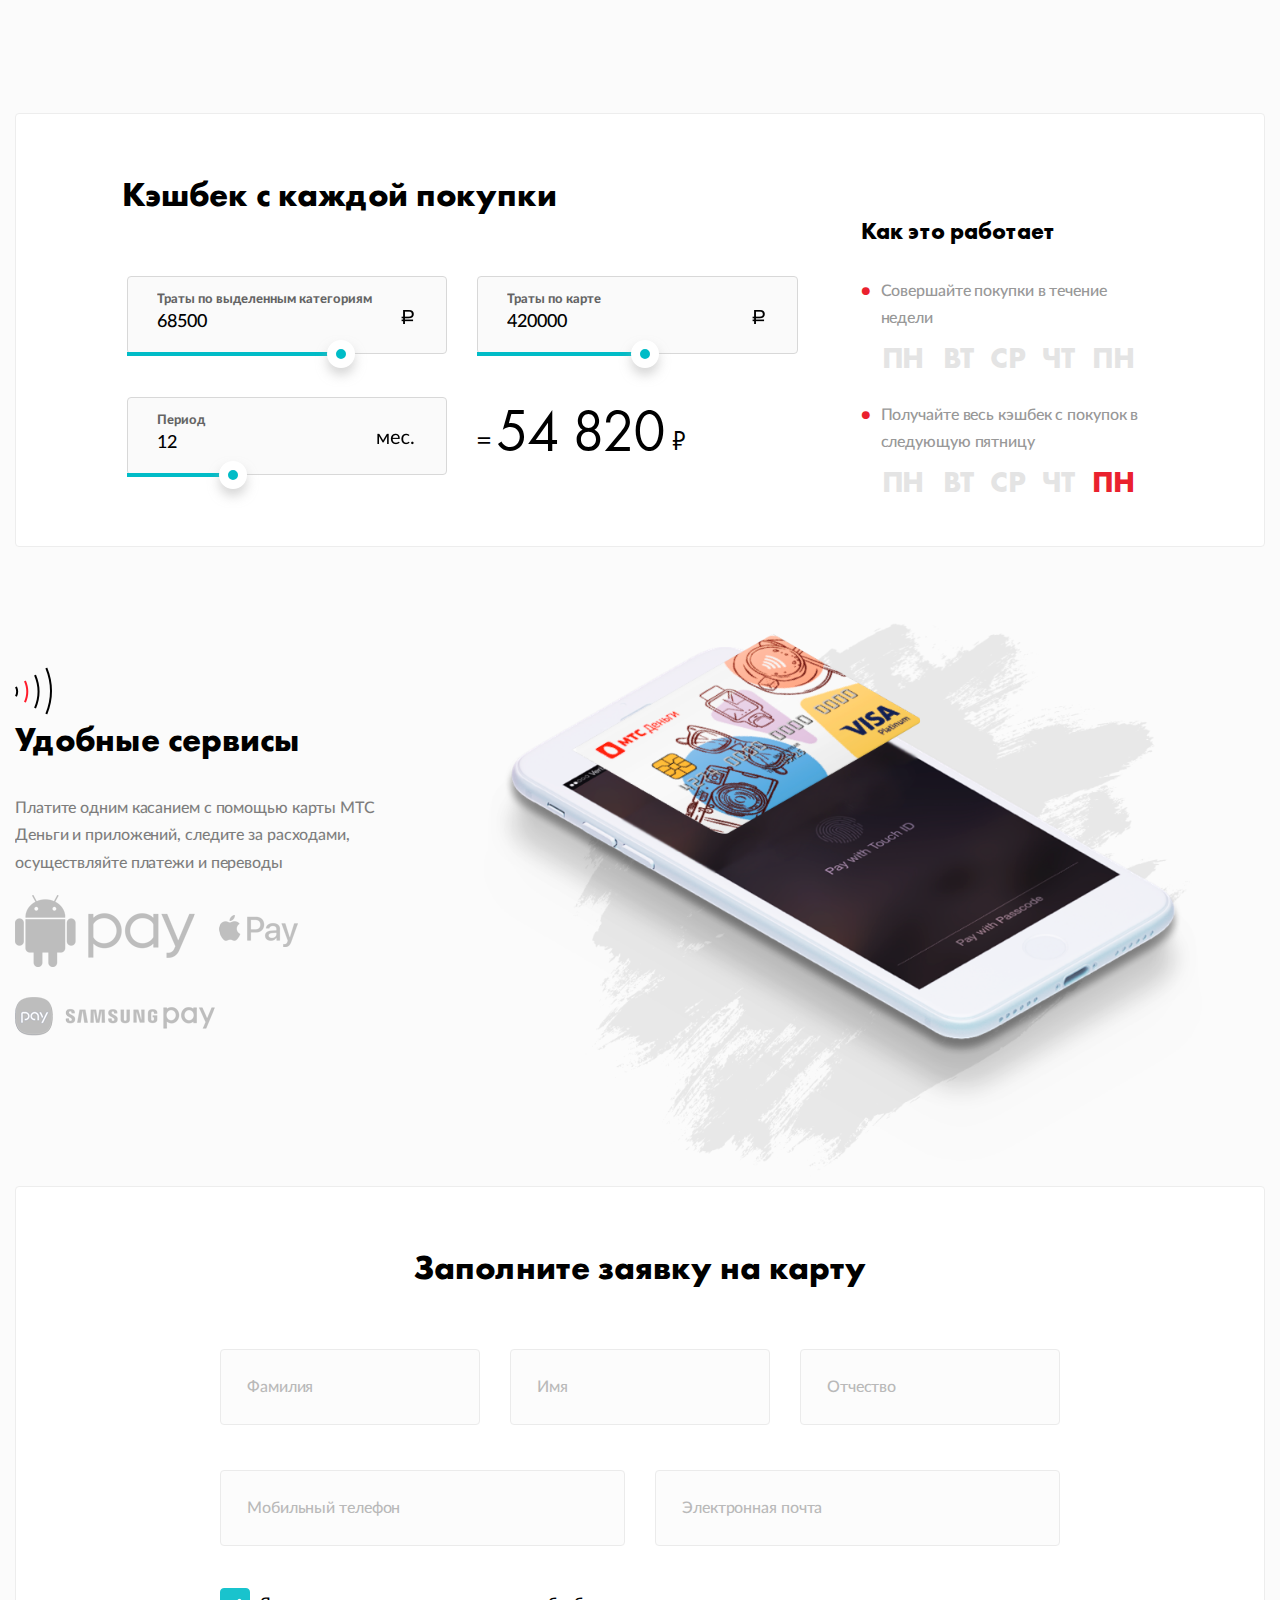
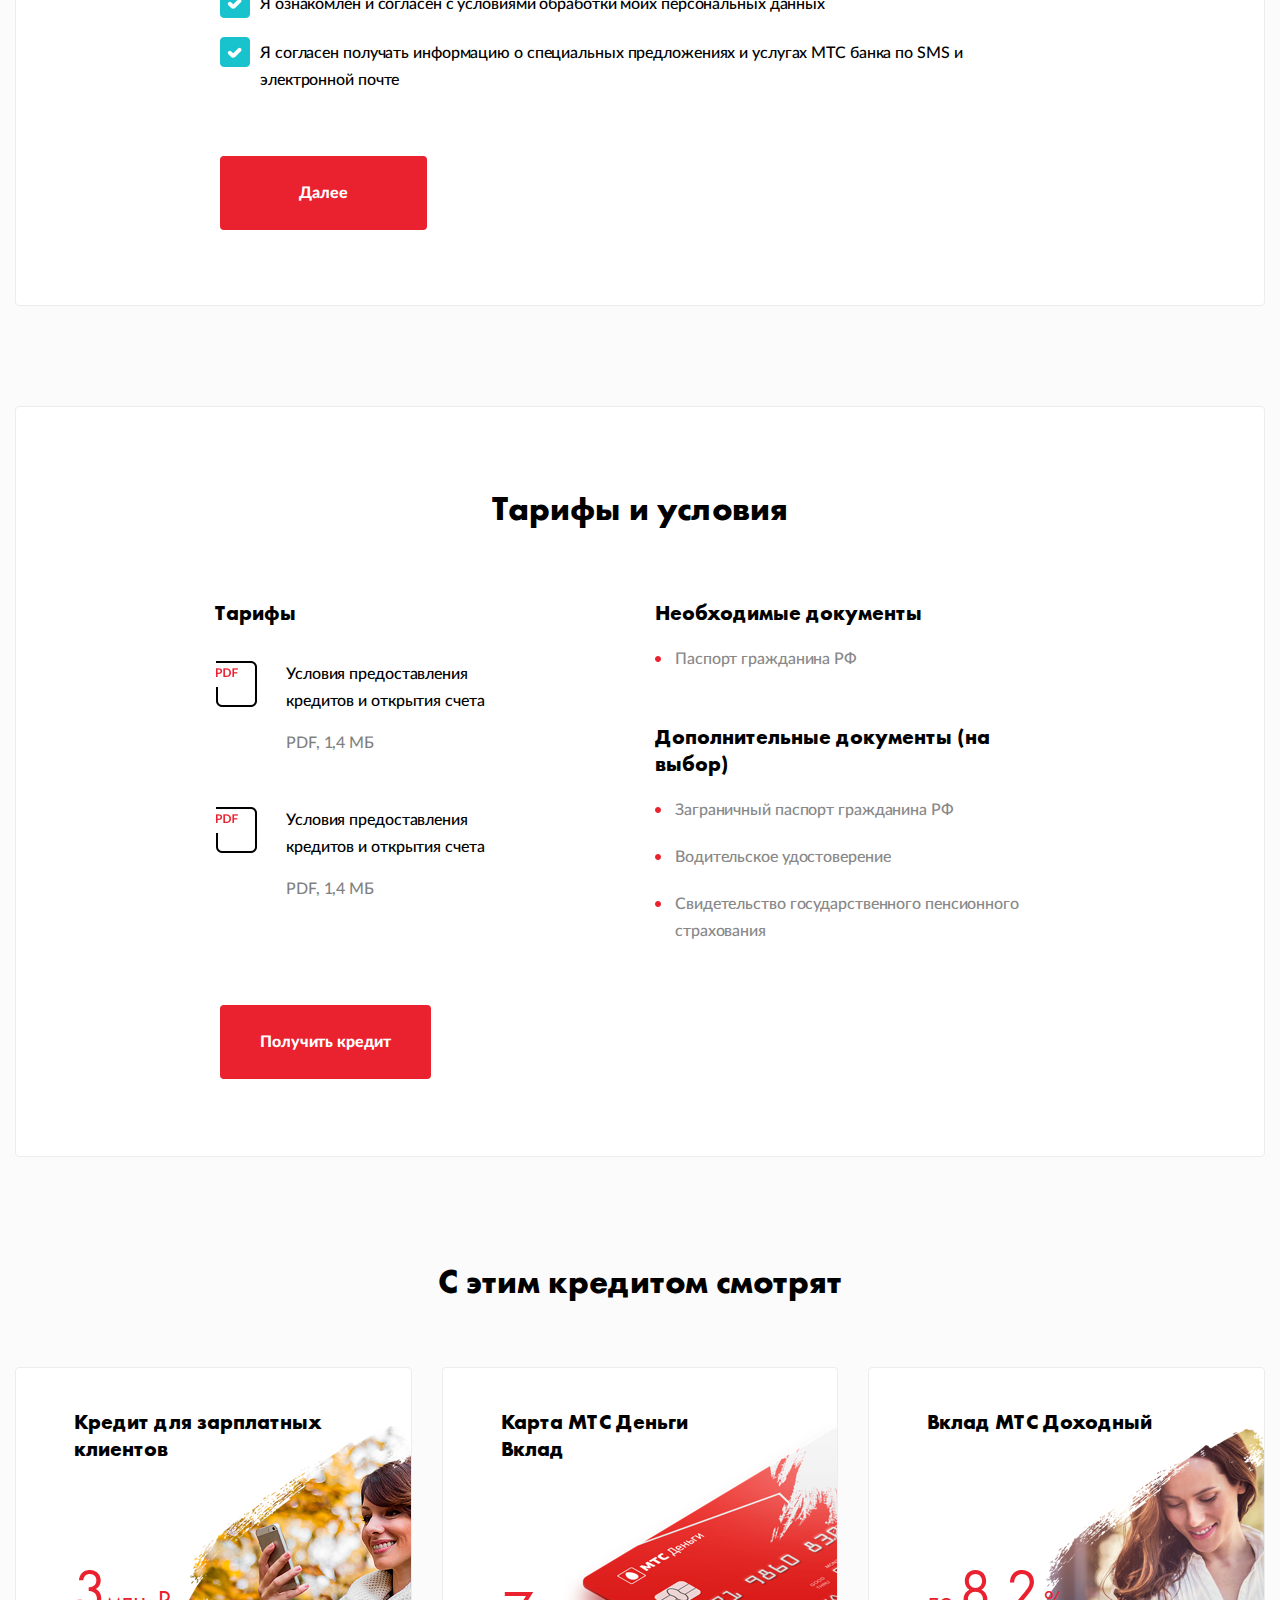
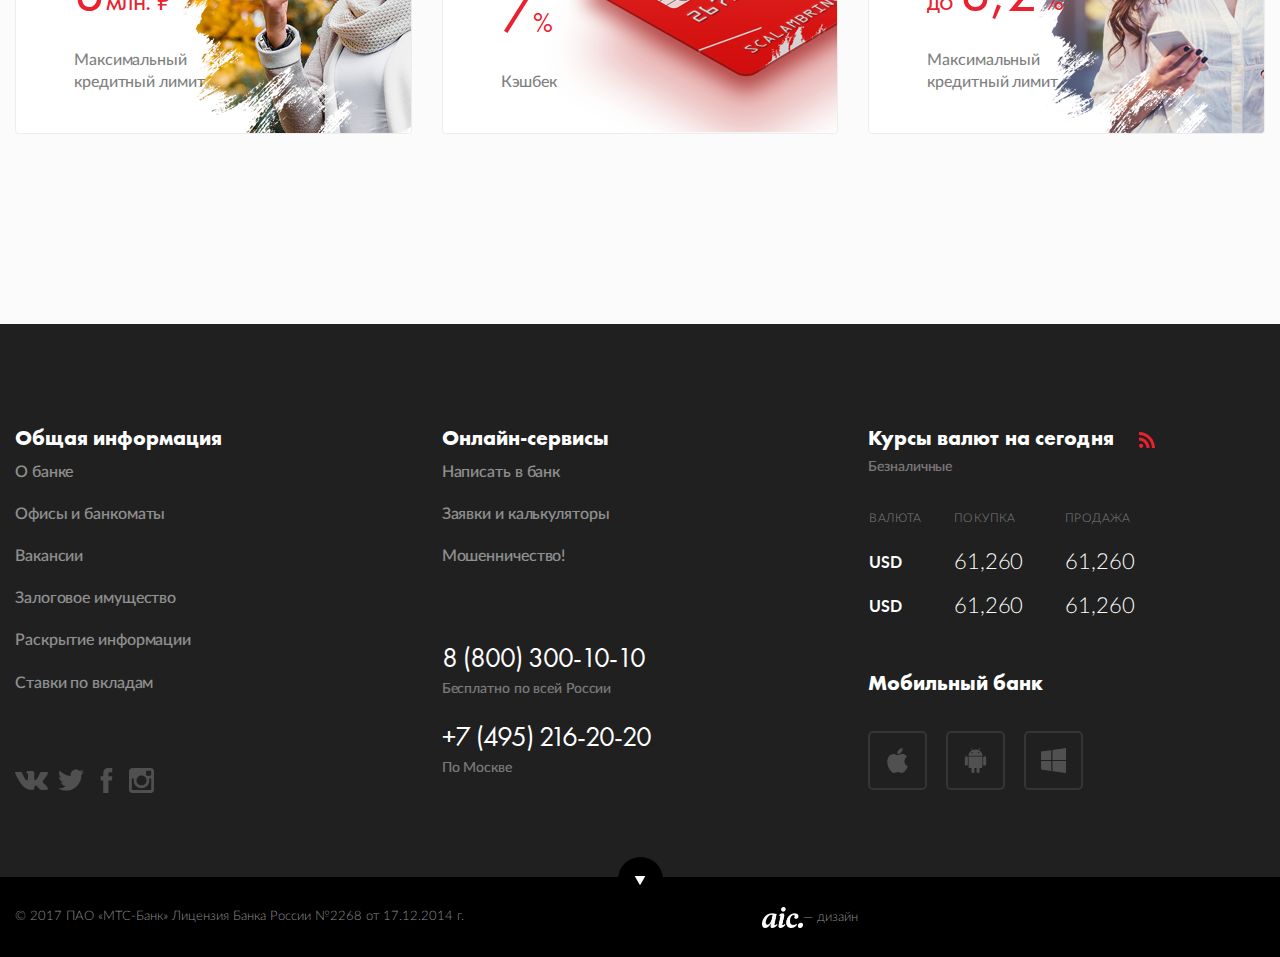
<file: credit-pay.html>
<!DOCTYPE html>
<html lang="ru">

<head>
  <meta charset="utf-8">
  <meta name="viewport" content="width=device-width, initial-scale=1, shrink-to-fit=no">
  <title>МТС Деньги Weekend</title>
  <link href="https://fonts.googleapis.com/css?family=Roboto:100,300,400,500,700&amp;subset=cyrillic" rel="stylesheet">
  <link rel="stylesheet" href="./fonts/fonts.css">
  <link rel="stylesheet" href="./css/bootstrap.min.css">
  <link rel="stylesheet" href="./css/custom.css">
  <link rel="stylesheet" href="./css/cards.css">
  <link rel="stylesheet" href="./css/credit-pay.css">
  <link rel="stylesheet" href="./css/rangeslider.css">
  <link rel="stylesheet" href="./css/fort.min.css">
  <script src="./js/jquery-3.2.1.min.js"></script>
  <script src="./js/tether.min.js"></script>
  <script src="./js/bootstrap.min.js"></script>
  <script src="./js/jquery.validate.min.js"></script>
  <script src="./js/scrollreveal.min.js"></script>
  <script src="./js/jquery.inputmask.bundle.min.js"></script>
  <script src="./js/rangeslider.min.js"></script>
  <script src="./js/fort.js"></script>
  <!--[if IE]>
      <link href="css/bootstrap-ie8.css" rel="stylesheet">
      <script src="https://cdn.jsdelivr.net/g/html5shiv@3.7.3,respond@1.4.2"></script>
    <![endif]-->
</head>

<body>
  <div id="mts-hash-0003a" class="mts-hash-0003a">
    <div class="collapse mts2-navigation__tab-switch-mobile collapsemts" aria-expanded="false">
      <div class="row">
        <div class="col-md-12 mts2-navigation__tab-switch-li mts2-navigation__tab-switch-li_2 btn-group btn-toggle d-flex justify-content-center" data-toggle="buttons">
          <label class="btn btn-default mts2-navigation__tab-switch active">
            <input class="mts2-navigation__tab-switch-1" type="radio" name="mts2-navigation__tab-switch-type-toggle" value="1">Частным лицам
          </label>
          <label class="btn btn-default mts2-navigation__tab-switch">
            <input class="mts2-navigation__tab-switch-2" type="radio" name="mmts2-navigation__tab-switch-type-toggle" value="2">Бизнесу
          </label>
        </div>
      </div>
    </div>
    <div class="mts2-navigation-lower__mobile-menu">
      <a href="#" class="mts2-navigation__search2">
      <object class="mts2-navigation__search-img2" data="./img/header-search-icon.svg" type="image/svg+xml"></object></a>
      <a class="mts2-navigation-lower__logo-mobile" href="http://www.mtsbank.ru">
        <img class="mts2-navigation-lower__logo-mobile-img" src="./img/mts2-logo.png" alt="">
      </a>

      <form class="mts-2mobile-input-menu mts2-mobile-button-wrapper" style="display:none">
        <input type="text" class="mts-2mobile-input-menu__input" placeholder="Поиск...">
      </form>
      <button href="#" class="open-panel mts2menubutton"></button>
    </div>
    <nav class="flex-column">
      <div class="menu mts2-navigation">
        <div class="container">
          <div class="row mts-reveal">
            <div class="col-md-12 col-lg-12 col-xl-4 mts2-navigation__tab-switch-li btn-group btn-toggle d-flex justify-content-center justify-content-sm-start justify-content-md-start justify-content-lg-start" data-toggle="buttons">
              <label class="btn btn-default mts2-navigation__tab-switch active">
            <input class="mts2-navigation__tab-switch-1" type="radio" name="mts2-navigation__tab-switch-type-toggle" value="1">Частным лицам
          </label>
              <label class="btn btn-default mts2-navigation__tab-switch">
            <input class="mts2-navigation__tab-switch-2" type="radio" name="mmts2-navigation__tab-switch-type-toggle" value="2">Бизнесу
          </label>
            </div>
            <div class="col-md-3 mts2-navigation__location-li">
              <a href="#" class="mts2-navigation__location">
            <object class="mts2-navigation__location-img" data="./img/header-location-icon.svg" type="image/svg+xml"></object>
            Москва</a>
              <a href="#" class="mts2-navigation__offices">Офисы</a> и
              <a href="#" class="mts2-navigation__terminals">Банкоматы</a>
            </div>
            <div class="col-md-5 mts2-navigation__search-li text-right">
              <a href="#" class="mts2-navigation__search">
            <object class="mts2-navigation__search-img" data="./img/header-search-icon.svg" type="image/svg+xml"></object>
            Поиск
          </a>
              <a href="#" class="mts2-navigation__contacts">
            <object class="mts2-navigation__contacts-img" data="./img/header-phone-icon.svg" type="image/svg+xml"></object>
            Связаться с банком
          </a>
              <a href="#" class="mts2-navigation__btn mts2-btn">Интернет&#8209;банк
          </a>
            </div>
          </div>
        </div>
      </div>
      <div class="d-flex menu mts2-navigation-lower">
        <div class="container mts-reveal">
          <div class="collapsemts collapsemts2 collapse">
            <div class="row">
              <div class="col-md-12 mts2-navigation-lower__link-li flex-column d-flex flex-md-column flex-sm-column flex-lg-column flex-xl-row">
                <a class="mts2-navigation-lower__logo" href="http://www.mtsbank.ru">
                <img src="./img/mts2-logo.png" alt="">
              </a>
                <div class="mts2-mobile-button-wrapper">
                  <a href="#" class="mts2-navigation__btn mts2-navigation__btn_2 mts2-btn">Интернет-банк</a>
                </div>
                <div class="d-flex align-items-start flex-column flex-column-sm flex-md-column flex-lg-column flex-xl-row mts-2-white-lower">
                  <a href="#" class="mts2-navigation-lower__link">Абонентам МТС</a>
                  <a href="#" class="mts2-navigation-lower__link">Кредиты</a>
                  <a href="#" class="mts2-navigation-lower__link">Банковские карты</a>
                  <a href="#" class="mts2-navigation-lower__link">Вклады</a>
                  <a href="#" class="mts2-navigation-lower__link">Дополнительные сервисы</a>
                  <div class="mts-loc-phone-group-mobile">
                    <a href="#" class="mts2-navigation__location">
                    <object class="mts2-navigation__location-img" data="./img/header-location-icon.svg" type="image/svg+xml"></object>
                    </a>
                    <a href="#" class="mts2-navigation__offices">Офисы</a> и
                    <a href="#" class="mts2-navigation__terminals">Банкоматы</a>

                  </div>
                  <div class="mts-loc-phone-group-mobile">
                    <a href="#" class="">
                    <object class="mts2-navigation__contacts-img" data="./img/header-phone-icon.svg" type="image/svg+xml"></object>
                    Связаться с банком
                  </a>
                  </div>
                </div>
              </div>
            </div>
          </div>

        </div>
      </div>
    </nav>








    <div id="mts-hash-0003a__content" class="mts-hash-0003a__content">

      <section class="mts2-section-hero">
        <img class="mts2-section-hero__mobile-bg" src="./img/cards/mts2-card-creditcards__weekend-cred-min.png" alt="">
        <div class="row">
          <div class="container">
            <div class="col-md-12">

              <div class="mts2-section-hero__wrapper mts-reveal">
                <p class="mts2-section-hero__upper-parag">Кредитная карта</p>
                <h1 class="mts2-section-hero__heading">МТС Деньги Weekend</h1>
                <div class="row">
                    <div class="col-md-4">
                      <p class="mts2-section-hero__percent">
                        <!-- <span class="mts2-section-hero__percent-span mts2-card-credit__percent-span_1">от</span> -->
                        300 000
                        <span class="mts2-section-hero__percent-span mts2-section-hero__percent-span_1">₽</span>
                      </p>
                      <p class="mts2-section-hero__subtext">Кредитный лимит</p>
                    </div>
                    <div class="col-md-8">
                      <p class="mts2-section-hero__percent">
                        <!-- <span class="mts2-section-hero__percent-span mts2-card-credit__percent-span_1">до</span>  -->
                        51
                        <span class="mts2-section-hero__percent-span mts2-section-hero__percent-span_3">день</span>
                      </p>
                      <p class="mts2-section-hero__subtext">Беспроцентный период</p>
                    </div>
                  </div>
                  <a href="#/" class="mts2-section-hero__btn mts2-btn">Получить карту</a>
              </div>
            </div>
          </div>
        </div>
      </section>
      <!--
      <section class="mts2-plastic-card-nav mts2-section-tab-nav">
        <div class="row">
          <div class="container">
            <div class="col-md-12 mts2-navigation__tab-switch-li mts2-navigation__tab-switch-li_2 btn-group btn-toggle d-flex mts2-plastic-card-nav__wrapper mts-reveal">
            <label class="btn btn-default mts2-navigation__tab-switch mts2-plastic-card-nav__tab-switch active mts2-active-indicator" for="mts2-creditcard-filter-1">
              <input id="mts2-creditcard-filter-1" class="mts2-navigation__tab-switch-1 sort" type="radio" name="rr">Как получить
            </label>
            <label class="btn btn-default mts2-navigation__tab-switch mts2-plastic-card-nav__tab-switch" for="mts2-creditcard-filter-2">
              <input id="mts2-creditcard-filter-2" class="mts2-navigation__tab-switch-2 sort" type="radio" name="rr">Как погасить
            </label>
            <label class="btn btn-default mts2-navigation__tab-switch mts2-plastic-card-nav__tab-switch" for="mts2-creditcard-filter-3">
              <input id="mts2-creditcard-filter-3" class="mts2-navigation__tab-switch-2 sort" type="radio" name="rr">Требования к заемщику
            </label>
            </div>
          </div>
        </div>
      </section>
      -->

      <section class="mts2-section-advantage">
        <div class="container">
          <div class="row mts2-section-advantage__layout">
            <div class="col-md-11 col-lg-4">
              <div class="mts2-section-advantage__card">
                <div class="mts2-section-advantage__card-icon"><img src="img/12FE63F0-8201-458E-A5AD-37EA853A2397.jpg" alt=""></div>
                <div class="mts2-section-advantage__card-title">Кэшбек 1 %</div>
                <div class="mts2-section-advantage__card-text">На все покупки, совершенные картой МТС Деньги Weekend</div>
              </div>
              <div class="mts2-section-advantage__card-mobile">
                <p>text</p>
              </div>
            </div>
            <div class="col-md-11 col-lg-4">
              <div class="mts2-section-advantage__card">
                <div class="mts2-section-advantage__card-icon"><img src="img/66E86858-A66A-4DFB-BDDD-08D298B44A97.jpg" alt=""></div>
                <div class="mts2-section-advantage__card-title">Кэшбек 5 %</div>
                <div class="mts2-section-advantage__card-text">Каждую пятницу от суммы покупок за предыдущую неделю в выделенных категориях</div>
              </div>
            </div>
            <div class="col-md-11 col-lg-4">
              <div class="mts2-section-advantage__card">
                <div class="mts2-section-advantage__card-icon"><img src="img/D288E887-443C-474D-BAF1-9B31B66A2874.jpg" alt=""></div>
                <div class="mts2-section-advantage__card-title">Доход 7,5 %</div>
                <div class="mts2-section-advantage__card-text">На остаток по карте МТС Деньги Weekend</div>
              </div>
            </div>
          </div>
          <div class="row">
            <div class="col-md-4">
              <div class="mts2-section-advantage__sub-card--small">
                <div class="mts2-section-advantage__sub-card--small-title">0 <span>₽</span></div>
                <div class="mts2-section-advantage__sub-card--small-text">Обслуживание при активном <br> использовании карты</div>
              </div>
            </div>
            <div class="col-md-4">
              <div class="mts2-section-advantage__sub-card">
                <div class="mts2-section-advantage__sub-card-title">Выделенные категории</div>
                <div class="row">
                  <div class="mts2-section-advantage__col">
                    <div class="mts2-section-advantage__sub-card-icon"><img src="img/icon-2-1.jpg" alt=""></div>
                    <div class="mts2-section-advantage__sub-card-text">Рестораны и кафе</div>
                  </div>
                  <div class="mts2-section-advantage__col">
                    <div class="mts2-section-advantage__sub-card-icon"><img src="img/icon-2-2.jpg" alt=""></div>
                    <div class="mts2-section-advantage__sub-card-text">Такси</div>
                  </div>
                  <div class="mts2-section-advantage__col">
                    <div class="mts2-section-advantage__sub-card-icon"><img src="img/icon-2-3.jpg" alt=""></div>
                    <div class="mts2-section-advantage__sub-card-text">Спорттовары</div>
                  </div>
                </div>
              </div>
            </div>
            <div class="col-md-4">
              <div class="mts2-section-advantage__sub-card">
                <div class="mts2-section-advantage__sub-card-title">Как это работает</div>
                <div class="mts2-section-advantage__sub-card-text">Получайте доход на остаток в размере <span>7,5%</span></div>
                <div class="mts2-section-advantage__sub-card-text">ежедневный остаток средств на карточном счете должен быть не менее <span>1000 ₽</span></div>
              </div>
            </div>
          </div>
        </div>
      </section>

      <section class="mts2-section-perks mts-reveal">
        <div class="container">
          <div class="row">
            <div class="col-md-12">
              <h2 class="mts2-section-perks__heading">Что вы получаете</h2>
            </div>
            <div class="col-md-12 col-lg-4">
              <p class="mts2-section-perks__main">0 <span>₽</span></p>
              <p class="mts2-section-perks__subtext">Обслуживание при активном использовании карты</p>
            </div>
            <div class="col-md-12 col-lg-4">
              <p class="mts2-section-perks__main">Payware</p>
              <p class="mts2-section-perks__subtext">Премиальная карта Visa Platinum
                с чипом PayWave для бесконтактных платежей</p>
            </div>
            <div class="col-md-12 col-lg-4">
              <p class="mts2-section-perks__main">0 <span>% </span></p>
              <p class="mts2-section-perks__subtext">Обслуживание при активном использовании карты</p>
            </div>
          </div>
        </div>
      </section>
      <section class="mts2-section-calculator">
        <div class="container">
          <div class="mts2-section-calculator__calculator-wrapper mts-reveal">

            <h2 class="mts2-section-calculator__heading">Кэшбек с каждой покупки</h2>
          <div class="row">

            <!--<div class="col-md-12">-->
              <!---->
            <!--</div>-->
            <div class=" col-md-12 col-lg-8 mts2-section-calculator__layout">
              <div class="row">
                <div class="col-md-6">

                  <div class="mts2-section-calculator__inner-left-wrapper">
                    <div class="mts2-section-calculator__input-wrapper mts2-section-calculator__input-wrapper_rouble d-flex flex-column">
                      <input class="mts2-section-calculator__text-input mts2-section-calculator__text-input_category" type="number" value="68500"  data-text-num="3">
                      <span class="mts2-section-calculator__inside-label">Траты по выделенным категориям</span>
                      <input class="mts2-section-calculator__range-input" type="range" data-range-num="3" min="1" max="100000" step="1" value="68500">
                    </div>
                  </div>
                </div>
                <div class="col-md-6">
                  <div class="mts2-section-calculator__inner-left-wrapper">
                    <div class="mts2-section-calculator__input-wrapper mts2-section-calculator__input-wrapper_rouble d-flex flex-column">
                      <input class="mts2-section-calculator__text-input mts2-section-calculator__text-input_rouble" type="number" value="420000"  data-text-num="1">
                      <span class="mts2-section-calculator__inside-label">Траты по карте</span>
                      <input class="mts2-section-calculator__range-input" type="range" data-range-num="1" min="1" max="800000" step="1" value="420000">
                    </div>
                  </div>
              </div>
              </div>
              <div class="row">
                <div class="col-md-6">
                  <div class="mts2-section-calculator__input-wrapper mts2-section-calculator__input-wrapper_month d-flex flex-column">
                    <input id="js-amount-input" class="mts2-section-calculator__text-input mts2-section-calculator__text-input_month" type="number" value="12" data-text-num="2" data-rangeslider>
                    <span class="mts2-section-calculator__inside-label">Период</span>
                    <input  id="js-amount-range" class="mts2-section-calculator__range-input" type="range" data-range-num="2" min="1" max="36" step="1" value="12">
                  </div>

                </div>
                <div class="col-md-6">
                  <p class="mts2-section-calculator__calc-price"><span>= </span>54 820<span> ₽</span></p>
                </div>
              </div>

            </div>
            <div class="col-md-12 col-lg-4 mts2-section-week__layout">
              <div class="mts2-section-week">
                <div class="mts2-section-week__title">Как это работает</div>
                <ul class="mts2-section-week__list">
                  <li class="mts2-section-week__item">
                    Совершайте покупки в течение недели
                    <table class="mts2-section-week__table">
                      <tr>
                        <td class="mts2-section-week__table-item">ПН</td>
                        <td class="mts2-section-week__table-item">ВТ</td>
                        <td class="mts2-section-week__table-item">СР</td>
                        <td class="mts2-section-week__table-item">ЧТ</td>
                        <td class="mts2-section-week__table-item">ПН</td>
                      </tr>
                    </table>
                  </li>
                  <li class="mts2-section-week__item">
                    Получайте весь кэшбек с покупок в следующую пятницу
                    <table class="mts2-section-week__table">
                      <tr>
                        <td class="mts2-section-week__table-item">ПН</td>
                        <td class="mts2-section-week__table-item">ВТ</td>
                        <td class="mts2-section-week__table-item">СР</td>
                        <td class="mts2-section-week__table-item">ЧТ</td>
                        <td class="mts2-section-week__table-item mts2-section-week__table-item--color">ПН</td>
                      </tr>
                    </table>
                  </li>
                </ul>
              </div>
            </div>
          </div>
          </div>
        </div>
        <script>
        $('input[type="range"]').change(function () {
            var val = ($(this).val() - $(this).attr('min')) / ($(this).attr('max') - $(this).attr('min'));

            $(this).css('background-image',
                        '-webkit-gradient(linear, left top, right top, '
                        + 'color-stop(' + val + ', transparent), '
                        + 'color-stop(' + val + ', transparent)'
                        + ')'
                        );
        });
        </script>
        <script>
        $(function(){
            var $rangeslider = $('input[data-range-num="1"]');
            var $amount = $('input[data-text-num="1"]');
            var $rangeslider2 = $('input[data-range-num="2"]');
            var $amount2 = $('input[data-text-num="2"]');
            var $rangeslider3 = $('input[data-range-num="3"]');
            var $amount3 = $('input[data-text-num="3"]');

            $rangeslider
              .rangeslider({
                polyfill: false
              })
              .on('input', function() {
                $amount[0].value = this.value;
              });
              $rangeslider2
                .rangeslider({
                  polyfill: false
                })
                .on('input', function() {
                  $amount2[0].value = this.value;
                });
              $rangeslider3
                .rangeslider({
                  polyfill: false
                })
                .on('input', function() {
                  $amount3[0].value = this.value;
                });

            $amount.on('input', function() {
              $rangeslider.val(this.value).change();
            });
            $amount2.on('input', function() {
              $rangeslider2.val(this.value).change();
            });
            $amount3.on('input', function() {
              $rangeslider3.val(this.value).change();
            });
          });

        // $('input[data-range-num]').mousemove(function(){
        // var inputNum = $('input[data-range-num]').attr('data-range-num');
        // $('input[data-text-num="'+ inputNum + '"]').val($(this).val());
        // });
        //
        // $('input[data-text-num]').on('keyup', function(){
        // var inputNum = $(this).attr('data-text-num');
        // $('input[data-range-num="'+ inputNum + '"]').val($(this).val());
        // });
        </script>
      </section>

      <!--
      <section class="mts2-section-steps mts-reveal">
        <div class="container">
          <div class="row">
            <div class="col-md-4">
              <div class="mts2-section-steps__step">
                <div class="mts2-section-steps__img-wrapper">
                  <img src="./img/credit-pay/mts2-credit-pay-paper.png" alt="">
                </div>
                <p class="mts2-section-steps__header">1. Заполните заявку на кредит</p>
                <p class="mts2-section-steps__subtext">На сайте, по телефону 8 (800) 250-05-20 или в любом офисе МТС Банка</p>
              </div>
            </div>
            <div class="col-md-4">
              <div class="mts2-section-steps__step">
                <div class="mts2-section-steps__img-wrapper">
                  <img src="./img/credit-pay/mts2-credit-pay-clock.png" alt="">
                </div>
                <p class="mts2-section-steps__header">2. Дождитесь решения банка</p>
                <p class="mts2-section-steps__subtext">Мы&nbsp;свяжемся с&nbsp;Вами для уточнения деталей и&nbsp;дополнительно сообщим о&nbsp;решении</p>
              </div>
            </div>
            <div class="col-md-4">
              <div class="mts2-section-steps__step">
                <div class="mts2-section-steps__img-wrapper">
                  <img src="./img/credit-pay/mts2-credit-pay-plastic.png" alt="">
                </div>
                <p class="mts2-section-steps__header">3. Получите кредит в отделении</p>
                <p class="mts2-section-steps__subtext">Приходите в&nbsp;выбранное отделение банка и&nbsp;получите одобренную сумму</p>
              </div>
            </div>
          </div>
        </div>
      </section>
      -->
      <section class="mts2-section-pay-mobile mts-reveal">
        <div class="container">
          <div class="row">
            <div class="col-sm-12 col-md-5 col-lg-4">
              <div class="mts2-section-pay-mobile__pay-wrapper">
                <div class="mts2-section-pay-mobile__icon"><img src="img/mts2-section-pay-mobile__icon.png" alt=""></div>
                <h2 class="mts2-section-pay-mobile__heading">Удобные сервисы</h2>
                <div class="mts2-section-pay-mobile__text">
                  Платите одним касанием с помощью карты
                  МТС Деньги и приложений, следите за расходами,
                  осуществляйте платежи и переводы
                </div>
                <div class="mts2-section-pay-mobile__pay-list">
                  <a href="#" class="mts2-section-pay-mobile__pay-item">
                    <img class="mts2-section-pay-mobile__icon" src="img/android-pay.png" alt="">
                    <!--<img class="mts2-section-pay-mobile__icons_hover" src="img/android-pay-hover.png" alt="">-->
                  </a>
                  <a href="#" class="mts2-section-pay-mobile__pay-item">
                    <img class="mts2-section-pay-mobile__icon" src="img/apple-pay.png" alt="">
                    <!--<img class="mts2-section-pay-mobile__icons_hover" src="img/apple-pay-hover.png" alt="">-->
                  </a>
                  <a href="#" class="mts2-section-pay-mobile__pay-item">
                    <img class="mts2-section-pay-mobile__icon" src="img/samsung-pay.png" alt="">
                    <!--<img class="mts2-section-pay-mobile__icons_hover" src="img/samsung-pay-hover.png" alt="">-->
                  </a>
                </div>
              </div>
            </div>

          </div>
        </div>
      </section>

      <section class="mts2-section-form mts-reveal">
        <div class="container">
          <div class="mts2-section-form__form-wrapper">
            <div class="row">
              <div class="col-md-12">
                <h2 class="mts2-section-form__heading">Заполните заявку на карту</h2>
                <form action="" name="form" class="c-form">
                  <div class="form">
                    <div class="row">
                      <div class="col-md-4">
                        <div class="c-form__item">
                          <input type="text" class="c-input" required placeholder="Фамилия">
                        </div>
                      </div>
                      <div class="col-md-4">
                        <div class="c-form__item">
                          <input type="text" class="c-input" required placeholder="Имя">
                        </div>
                      </div>
                      <div class="col-md-4">
                        <div class="c-form__item">
                          <input type="text" class="c-input" required placeholder="Отчество">
                        </div>
                      </div>
                    </div>
                    <div class="row">
                      <div class="col-md-6">
                        <div class="c-form__item">
                          <input type="number" class="c-input" required placeholder="Мобильный телефон">
                        </div>
                      </div>
                      <div class="col-md-6">
                        <div class="c-form__item">
                          <input type="email" class="c-input" required placeholder="Электронная почта">
                        </div>
                      </div>
                    </div>
                  </div>
                  <div class="row c-form__checkbox">
                    <div class="col-md-11">
                      <div class="c-form__list-item">
                        <input id="mts2-section-form__checkbox1" class="mts2-section-form__checkbox" type="checkbox" name="form-card" value="" checked>
                        <label for="mts2-section-form__checkbox1" class="mts2-section-form__checkbox-label">Я ознакомлен и согласен с условиями обработки моих персональных данных</label>
                      </div>
                      <div class="c-form__list-item">
                        <input id="mts2-section-form__checkbox2" class="mts2-section-form__checkbox" type="checkbox" name="form-card" value="" checked>
                        <label for="mts2-section-form__checkbox2" class="mts2-section-form__checkbox-label">Я согласен получать информацию о специальных предложениях и услугах МТС банка
                          по SMS и электронной почте</label>
                      </div>
                    </div>
                  </div>
                  <button class="mts2-section-form__btn">Далее</button>
                </form>
              </div>

            </div>
          </div>
        </div>
      </section>

      <section class="mts2-section-conditions mts-reveal">
        <div class="container">
          <div class="mts2-section-conditions__wrapper">
            <div class="row">
              <div class="col-md-12">
                <h2 class="mts2-section-conditions__heading">Тарифы и условия</h2>
              </div>
              <div class="col-md-6">
                <h3 class="mts2-section-conditions__sub-heading">Тарифы</h3>
                <a href="#/" class="mts2-section-conditions__tariffs">
                  <img src="./img/credit-pay/mts2-credit-pdf-icon.png" alt="">
                  <div class="mts2-section-conditions__tariffs-text">
                    <p>Условия предоставления кредитов и открытия счета</p>
                    <p class="mts2-section-conditions__tariffs-size">PDF, 1,4 МБ</p>
                  </div>
                </a>
                <a href="#/" class="mts2-section-conditions__tariffs">
                  <img src="./img/credit-pay/mts2-credit-pdf-icon.png" alt="">
                  <div class="mts2-section-conditions__tariffs-text">
                    <p>Условия предоставления кредитов и открытия счета</p>
                    <p class="mts2-section-conditions__tariffs-size">PDF, 1,4 МБ</p>
                  </div>
                </a>
              </div>
              <div class="col-md-6">
                <h3 class="mts2-section-conditions__sub-heading">Необходимые документы</h3>
                <ul>
                  <li class="mts2-section-conditions__list-item">Паспорт гражданина РФ</li>
                </ul>
                <h3 class="mts2-section-conditions__sub-heading">Дополнительные документы (на выбор)</h3>
                <ul>
                  <li class="mts2-section-conditions__list-item">Заграничный паспорт гражданина РФ</li>
                  <li class="mts2-section-conditions__list-item">Водительское удостоверение</li>
                  <li class="mts2-section-conditions__list-item">Свидетельство государственного пенсионного страхования</li>
                </ul>
              </div>
              <div class="col-md-12">
                <a href="#/" class="mts2-section-conditions__btn">Получить кредит</a>
              </div>
          </div>
        </div>
        </div>
      </section>

      <section class="mts2-section-more mts-reveal">
        <div class="container">
            <div class="row">
              <div class="col-md-12">
                <h2 class="mts2-section-more__heading">С этим кредитом смотрят</h2>
              </div>

              <div class="col-md-12 col-lg-4 col-xl-4">
                <div class="mts2-section-more__card mts2-section-more__card_zero">
                  <div class="row">
                  <div class="col-md-12">
                    <h3 class="mts2-section-more__subheading">Кредит для зарплатных клиентов</h3>
                  </div>
                </div>
                <div class="row">
                  <div class="col-md-12">
                    <p class="mts2-section-more__percent">
                      <span class="mts2-section-more__percent-span mts2-section-more__percent-span_1">3</span>млн.
                      <span class="mts2-section-more__percent-span mts2-section-more__percent-span_3">₽</span>
                    </p>
                    <p class="mts2-section-more__subtext">Максимальный кредитный лимит</p>
                  </div>
                </div>
              </div>
              </div>


              <div class="col-md-12 col-lg-4 col-xl-4">
                <div class="mts2-section-more__card mts2-section-more__card_one">
                  <div class="mts2-section-more__plastic-wrapper d-flex justify-content-center align-items-center">
                      <img class="hidden-lg-up mts2-section-more__plastic mts2-section-more__plastic_smart mts2-section-more__plastic_mobile" src="./img/cards/mts2-card-creditcards__smart-min.png" alt="">
                    </div>
                  <div class="row">
                  <div class="col-md-12">
                    <h3 class="mts2-section-more__subheading">Карта МТС Деньги Вклад</h3>
                  </div>
                </div>
                <div class="row">
                  <div class="col-md-12">
                    <p class="mts2-section-more__percent">
                      <span class="mts2-section-more__percent-span mts2-section-more__percent-span_1">7</span>%
                    </p>
                    <p class="mts2-section-more__subtext">Кэшбек</p>
                  </div>
                </div>
              </div>
              </div>


              <div class="col-md-12 col-lg-4 col-xl-4">
                <div class="mts2-section-more__card mts2-section-more__card_two">
                  <div class="row">
                  <div class="col-md-12">
                    <h3 class="mts2-section-more__subheading">Вклад МТС Доходный</h3>
                  </div>
                </div>
                <div class="row">
                  <div class="col-md-12">
                    <p class="mts2-section-more__percent">
                      до
                      <span class="mts2-section-more__percent-span mts2-section-more__percent-span_1">8,2</span>
                      <span class="mts2-section-more__percent-span mts2-section-more__percent-span_3">%</span>
                    </p>
                    <p class="mts2-section-more__subtext">Максимальный кредитный лимит</p>
                  </div>
                </div>
              </div>
              </div>
            </div>
          </div>
      </section>


      <footer class="mts2-footer">
        <div class="container mts-reveal">
          <div class="row">
            <div id="accordion" role="tablist" aria-multiselectable="true" class="mts-reveal mts2-accordion-card">
              <div class="mts2-accordion-card__inner-wrapper">
                <div class="" role="tab" id="heading1">
                  <h5 class="mb-0">

                      <p class="mts2-footer__heading mts2-footer__heading_mobile collapsed" data-toggle="collapse" aria-expanded="false" data-target="#collapse1" href="#collapse1" aria-controls="collapse1">Общая информация</p>

                  </h5>
                </div>

                <div id="collapse1" class="collapse " role="tabpanel" aria-labelledby="heading1">
                  <div class="card-block">
                    <ul class="mts2-footer__list">
                      <li><a class="" href="#/">О банке</a></li>
                      <li><a class="" href="#/">Офисы и банкоматы</a></li>
                      <li><a class="" href="#/">Вакансии</a></li>
                      <li><a class="" href="#/">Залоговое имущество</a></li>
                      <li><a class="" href="#/">Раскрытие информации</a></li>
                      <li><a class="" href="#/">Ставки по вкладам</a></li>
                    </ul>
                  </div>
                </div>
              </div>
              <div class="mts2-accordion-card__inner-wrapper">
                <div class="" role="tab" id="headingOne">
                  <h5 class="mb-0">

                      <p class="mts2-footer__heading mts2-footer__heading_mobile collapsed" data-toggle="collapse" data-target="#collapse2" href="#collapse2" aria-controls="collapse2">Онлайн-сервисы</p>

                  </h5>
                </div>

                <div id="collapse2" class="collapse " role="tabpanel" aria-labelledby="heading2">
                  <div class="card-block">
                    <ul class="mts2-footer__list">
                      <li><a class="" href="#/">Написать в банк</a></li>
                      <li><a class="" href="#/">Заявки и калькуляторы</a></li>
                      <li><a class="" href="#/">Мошенничество!</a></li>
                    </ul>
                  </div>
                </div>
              </div>
              <div class="mts2-accordion-card__inner-wrapper">
                <div class="" role="tab" id="heading3">
                  <h5 class="mb-0">

                      <p class="mts2-footer__heading mts2-footer__heading_mobile collapsed" data-toggle="collapse" data-target="#collapse3" href="#collapse3" aria-controls="collapse3">Курсы валют на сегодня</p>

                  </h5>
                </div>

                <div id="collapse3" class="collapse " role="tabpanel" aria-labelledby="heading3">
                  <div class="card-block">

                    <button class="mts2-footer__switch" type="button" name="button">Безналичные</button>
                    <table>
                      <tbody>
                        <tr>
                          <th>Валюта</th>
                          <th>Покупка</th>
                          <th>Продажа</th>
                          <th></th>
                        </tr>
                        <tr class="mts2-exchange-table__first-row">
                          <td class="mts2-exchange-table__unit">USD</td>
                          <td>61,260</td>
                          <td>61,260</td>
                          <td>
                            <!--<object data="./img/header-arrow-icon.svg" type="image/svg+xml"></object>-->
                          </td>
                        </tr>
                        <tr class="mts2-exchange-table__second-row">
                          <td class="mts2-exchange-table__unit">USD</td>
                          <td>61,260</td>
                          <td>61,260</td>
                          <td>
                            <!--<object data="./img/header-arrow-icon.svg" type="image/svg+xml"></object>-->
                          </td>
                        </tr>
                      </tbody>
                    </table>
                  </div>
                </div>
              </div>
              <div class="mts2-accordion-card__inner-wrapper">
                <div class="" role="tab" id="headingOne">
                  <h5 class="mb-0">

                      <p class="mts2-footer__heading mts2-footer__heading_mobile collapsed" data-toggle="collapse" data-target="#collapse4" href="#collapse4" aria-controls="collapse4">Мобильный банк</p>

                  </h5>
                </div>

                <div id="collapse4" class="collapse " role="tabpanel" aria-labelledby="heading4">
                  <div class="card-block">
                    <div class="mts2-footer__app-download">
                      <a target="_blank" href="https://itunes.apple.com/ru/app/mts-bank/id497905150?mt=8&ign-mpt=uo%3D4">
                        <img class="section-footer__pay-icons" src="./img/mts2-apple-logo.svg" alt="">
                        <img class="section-footer__pay-icons_hover" src="./img/mts2-apple-logo_hover.svg" alt="">
                      </a>
                      <a target="_blank" href="https://play.google.com//store/apps/details?id=ru.simpls.mbrd.ui">
                        <img class="section-footer__pay-icons" src="./img/mts2-android-logo.svg" alt="">
                        <img class="section-footer__pay-icons_hover" src="./img/mts2-android-logo_hover.svg" alt="">
                      </a>
                      <a target="_blank" href="https://www.microsoft.com/ru-ru/store/p/%D0%9C%D0%A2%D0%A1-%D0%91%D0%B0%D0%BD%D0%BA/9nblggh09dss?rtc=1">
                        <img class="section-footer__pay-icons" src="./img/mts2-windows-logo.svg" alt="">
                        <img class="section-footer__pay-icons_hover" src="./img/mts2-windows-logo_hover.svg" alt="">
                      </a>
                    </div>
                  </div>
                </div>
              </div>
            </div>
          </div>
          <div class="row d-flex flex-column-reverse flex-sm-column-reverse flex-md-row">
            <div class="col-md-4">
              <p class="mts2-footer__heading mts2-accordion-card__row-desk">Общая информация</p>
              <ul class="mts2-footer__list mts2-accordion-card__row-desk">
                <li><a class="" href="#/">О банке</a></li>
                <li><a class="" href="#/">Офисы и банкоматы</a></li>
                <li><a class="" href="#/">Вакансии</a></li>
                <li><a class="" href="#/">Залоговое имущество</a></li>
                <li><a class="" href="#/">Раскрытие информации</a></li>
                <li><a class="" href="#/">Ставки по вкладам</a></li>
              </ul>
              <div class="mts2-footer__soc-block d-flex align-items-center">
                <a target="_blank" href="https://vk.com/mtsbankru" class="mts2-footer__soc-icons mts2-footer__soc-icons_vk">
                  <img class="mts2-footer__vk" src="./img/mts2-vk-logo.svg" alt="">
                  <img class="mts2-footer__vk" data-soc-active="1" src="./img/mts2-vk-logo-hover.svg" alt="">
                </a>
                <a target="_blank" href="http://www.mtsbank.ru/currency/rss.xml" class="mts2-footer__soc-icons mts2-footer__soc-icons_rss">
                  <img class="mts2-footer__tw" src="./img/mts2-tw-logo.svg" alt="">
                  <img class="mts2-footer__tw" data-soc-active="1" src="./img/mts2-tw-logo-hover.svg" alt="">
                </a>
                <a target="_blank" href="https://www.facebook.com/mtsbank/" class="mts2-footer__soc-icons mts2-footer__soc-icons_fb">
                  <img class="mts2-footer__fb" src="./img/mts2-fb-logo.svg" alt="">
                  <img class="mts2-footer__fb" data-soc-active="1" src="./img/mts2-fb-logo-hover.svg" alt="">
                </a>
                <a target="_blank" href="https://www.instagram.com/mts_bank/" class="mts2-footer__soc-icons mts2-footer__soc-icons_insta">
                  <img class="mts2-footer__insta" src="./img/mts2-instagram-logo.svg" alt="">
                  <img class="mts2-footer__insta" data-soc-active="1" src="./img/mts2-instagram-logo-hover.svg" alt="">
                </a>

              </div>
            </div>
            <div class="col-md-4 mts2-phone-wrapper">
              <p class="mts2-footer__heading mts2-accordion-card__row-desk">Онлайн-сервисы</p>
              <ul class="mts2-footer__list mts2-accordion-card__row-desk">
                <li><a class="" href="#/">Написать в банк</a></li>
                <li><a class="" href="#/">Заявки и калькуляторы</a></li>
                <li><a class="" href="#/">Мошенничество!</a></li>
              </ul>
              <div class="mts2-footer__phone">
                <a href="tel:88003001010">8 (800) 300-10-10</a>
                <p>Бесплатно по всей России</p>
              </div>
              <div class="mts2-footer__phone">
                <a href="tel:+74952162020">+7 (495) 216-20-20</a>
                <p>По Москве</p>
              </div>
            </div>
            <div class="col-sm-12 col-md-4 mts2-accordion-card__row-desk">
              <p class="mts2-footer__heading">Курсы валют на сегодня
                <img class="mts2-footer__heading-img" width="16" src="./img/rss.svg" alt="">
              </p>
              <button class="mts2-footer__switch" type="button" name="button">Безналичные</button>
              <table>
                <tbody>
                  <tr>
                    <th>Валюта</th>
                    <th>Покупка</th>
                    <th>Продажа</th>
                    <th></th>
                  </tr>
                  <tr class="mts2-exchange-table__first-row">
                    <td class="mts2-exchange-table__unit">USD</td>
                    <td>61,260</td>
                    <td>61,260</td>
                    <td>
                      <!--<object data="./img/header-arrow-icon.svg" type="image/svg+xml"></object>-->
                    </td>
                  </tr>
                  <tr class="mts2-exchange-table__second-row">
                    <td class="mts2-exchange-table__unit">USD</td>
                    <td>61,260</td>
                    <td>61,260</td>
                    <td>
                      <!--<object data="./img/header-arrow-icon.svg" type="image/svg+xml"></object>-->
                    </td>
                  </tr>
                </tbody>
              </table>
              <p class="mts2-footer__heading">Мобильный банк</p>
              <div class="mts2-footer__app-download">
                <a target="_blank" href="https://itunes.apple.com/ru/app/mts-bank/id497905150?mt=8&ign-mpt=uo%3D4">
                  <img class="section-footer__pay-icons" src="./img/mts2-apple-logo.svg" alt="">
                  <img class="section-footer__pay-icons_hover" src="./img/mts2-apple-logo_hover.svg" alt="">
                </a>
                <a target="_blank" href="https://play.google.com//store/apps/details?id=ru.simpls.mbrd.ui">
                  <img class="section-footer__pay-icons" src="./img/mts2-android-logo.svg" alt="">
                  <img class="section-footer__pay-icons_hover" src="./img/mts2-android-logo_hover.svg" alt="">
                </a>
                <a target="_blank" href="https://www.microsoft.com/ru-ru/store/p/%D0%9C%D0%A2%D0%A1-%D0%91%D0%B0%D0%BD%D0%BA/9nblggh09dss?rtc=1">
                  <img class="section-footer__pay-icons" src="./img/mts2-windows-logo.svg" alt="">
                  <img class="section-footer__pay-icons_hover" src="./img/mts2-windows-logo_hover.svg" alt="">
                </a>
              </div>
            </div>
          </div>

        </div>
      </footer>
      <section class="mts2-sub-footer-seo">
        <div class="container">
          <div class="row">
            <div class="col-md-12">


              <p class="">Официальный сайт МТС Банка. Услуги физическим лицам, юридическим лицам, кредитным организациям. Мобильный и интернет-банкинг. Адреса отделений МТС Банка и банкоматов. ☎ 8 800 250-0-520 бесплатно по России. Онлайн оформление кредита наличными
                до 3 000 000 под процентную ставку от 12% годовых. Выгодные вклады в МТС Банке под высокий процент. Банковские карты МТС Банка. Оформление, выдача и обслуживание банковских карт в МТС Банке. МТС Банк представляет своим клиентам высокотехнологичные
                дистанционные сервисы, позволяющие удобно и безопасно осуществлять операции и контроль денежных средств. Банкоматы МТС Банка в Москве. Снятие и внесение наличных, оплата кредитов и ЖКХ. Наш телефон ☎ 8 800 250-0-520, бесплатно по России.</p>

            </div>
          </div>
        </div>
      </section>
      <section class="mts2-sub-footer">
        <div class="container mts-reveal">
          <div class="mts2-sub-footer__toggler-wrapper">
            <img class="mts2-sub-footer__toggler" src="./img/mts2-triangle.svg" alt="" />
          </div>

          <div class="row d-flex flex-column-reverse flex-sm-column-reverse flex-md-row">
            <div class="col-md-7">
              <p class="mts2-sub-footer__text">© 2017 ПАО «МТС-Банк» Лицензия Банка России №2268 от 17.12.2014 г.</p>
            </div>
            <div class="col-md-5">
              <a class="mts2-sub-footer__text">
            <img class="mts2-sub-footer__logo" src="./img/mts2-card-credit__aic-logo.png" alt="">— дизайн
          </a>
            </div>
          </div>
        </div>
      </section>
    </div>
  </div>

  <div class="mts-scripts__init">
    <script>
      Fort.solid("#EA212E");
    </script>
    <script>
      var chk1 = $(".mts2-chkb-same[data-chk='1']");
      var chk2 = $(".mts2-chkb-same[data-chk='2']");
      var chk3 = $(".mts2-chkb-same[data-chk='3']");
      chk1.on('change', function() {
        chk1.prop('checked', this.checked);
      });

      chk2.on('change', function() {
        chk2.prop('checked', this.checked);
      });

      chk3.on('change', function() {
        chk3.prop('checked', this.checked);
      });
      $(function() {


        var $chkbxFilter_tags = [
          "mts2-creditcard-filter-categorya",
          "mts2-creditcard-filter-categoryb",
          "mts2-creditcard-filter-categoryc",
          "mts2-creditcard-filter-categorycred",
          "mts2-creditcard-filter-categorydebet"
        ];
        var $chkbxFilter_blocks = [".mts2-card-creditcards"];

        var $chkbxFilter_all = $("#all");
        $chkbxFilter_all.click(function() {
          $(".sort").prop("checked", false);
          $chkbxFilter_all.prop("checked", true);
        });

        $(".sort").click(function() {
          $(".mts2-plastic-card-nav__tab-switch").click(function() {
            $(".mts2-plastic-card-nav__tab-switch").removeClass("active");
            $(this).addClass("active");
            if ($(".mts2-active-indicator").hasClass("active")) {
              $('.mts2-section-creditcard-selector__heading').text('Кредитные карты')
            } else {
              $('.mts2-section-creditcard-selector__heading').text('Дебетовые карты')
            }
          });

          $.each($chkbxFilter_tags, function() {
            if ($("." + this).is(":checked") || $("#" + this).is(":checked")) {
              // $("." + this).prop('checked', true);
              $("#result " + $chkbxFilter_blocks + ":not(." + this + ")").addClass("hidden-plastic-not-" + this);

              $chkbxFilter_all.prop("checked", false).parent().removeClass("selected");

            } else if ($("." + this).not(":checked") || $("#" + this).not(":checked")) {

              $("#result " + $chkbxFilter_blocks + ":not(." + this + ")").removeClass("hidden-plastic-not-" + this);
            }
          });
          if ($(".sort:checked").length == 0) {
            $chkbxFilter_all.prop("checked", true).parent().addClass("selected");
            $(".sort").parent().removeClass("selected");
          }
        });


      });
    </script>
    <script>
      $(document).ready(function() {
        $(".mts2-sub-footer__toggler").click(function() {
          var showSubFooter = $(".mts2-sub-footer-seo");
          $(this).toggleClass("active");
          if (showSubFooter.hasClass("active")) {
            showSubFooter.removeClass("active");
            showSubFooter.slideUp();
          } else {
            showSubFooter.addClass("active");
            showSubFooter.slideDown();
          }
        });

        $('.mts2-section-advantage__card').click(function(){
          console.log('hello');
          $('.mts2-section-advantage__card-mobile').slideToggle();
        });
      });
    </script>
    <script>
      $(".collapsemts").collapse({
        toggle: false
      });
      $(".mts2menubutton").on("click", function() {
        $(".collapsemts").collapse("toggle");
        $(".mts2menubutton").toggleClass("active");
      });

      $(".mts2-navigation__search2").on("click", function() {
        // $('.mts2-navigation-lower__logo-mobile-img').animate({"opacity": "toggle"});
        $(".mts-2mobile-input-menu").fadeToggle(300);
      });


    </script>

    <script>
      window.sr = ScrollReveal({
        duration: 700,
        origin: "center",
        reset: false,
        mobile: false,
        viewFactor: 0.01
      });
      // sr.reveal('.mts-reveal');
      sr.reveal(".mts-reveal", {
        duration: 800,
        reset: false,
        viewFactor: 0.01
      });
      sr.reveal(
        ".mts-reveal-order", {
          duration: 800,
          reset: false,
          viewFactor: 0.01
        },
        120
      );
    </script>
  </div>
  </div>
</body>

</html>
</file>
<file: fonts/fonts.css>
@font-face {
  font-family: 'Lato';
  src: url('Lato-Medium.woff') format('woff');
  font-weight: 400, 500;
  font-style: normal;
}

@font-face {
  font-family: 'Lato';
  src: url('Lato-Semibold.woff') format('woff'),
    url('Lato-Semibold.woff2') format('woff2');
  font-weight: 600;
  font-style: normal;
}

@font-face {
  font-family: 'Lato';
  src: url('Lato-Heavy.woff') format('woff');
  font-weight: 900;
  font-style: normal;
}

@font-face {
  font-family: 'Lato';
  src: url('Lato-Bold.woff') format('woff');
  font-weight: bold;
  font-style: normal;
}

@font-face {
  font-family: 'Lato';
  src: url('Lato-Light.woff') format('woff');
  font-weight: 300;
  font-style: normal;
}

@font-face {
  font-family: 'ALS Rubl';
  src: url('ALSRubl.woff') format('woff');
  font-weight: normal;
  font-style: normal;
}

@font-face {
  font-family: 'Futura New';
  src: url('FuturaNewBold-Reg.eot');
  src: url('FuturaNewBold-Reg.eot?#iefix') format('embedded-opentype'),
    url('FuturaNewBold-Reg.woff') format('woff'),
    url('FuturaNewBold-Reg.ttf') format('truetype');
  font-weight: bold;
  font-style: normal;
}

@font-face {
  font-family: 'Futura New';
  src: url('FuturaNew-Reg.eot');
  src: url('FuturaNew-Reg.eot?#iefix') format('embedded-opentype'),
    url('FuturaNew-Reg.woff') format('woff'),
    url('FuturaNew-Reg.ttf') format('truetype');
  font-weight: normal;
  font-style: normal;
}
</file>
<file: css/custom.css>
html,body{font-family:'Lato', Arial, Helvetica, sans-serif;margin:0;padding:0;overflow-x:hidden;font-size:15px}nav{display:flex}label{margin:0}a{color:#ea212e;transition:300ms all ease-in-out;text-decoration:none}a:hover,a:visited,a:active,a:focus{text-decoration:none}.mts-hash-0003a{letter-spacing:-0.1px;overflow-x:hidden}.mts-hash-0003a .collapsemts2{display:block;max-height:524px}.mts-hash-0003a .mts-loc-phone-group-mobile{font-weight:900;color:#8e8e8e}.mts-hash-0003a .mts-loc-phone-group-mobile a{color:black}.mts-hash-0003a .mts-loc-phone-group-mobile object{padding-right:10px}.mts-hash-0003a .mts-loc-phone-group-mobile object:last-child{width:23px}.mts-hash-0003a .flex-column.mts-2-white-lower{background-color:transparent;justify-content:space-between;width:75%;align-items:center;margin:auto;margin-right:0;margin-left:0}.mts-hash-0003a .mts2menubutton{cursor:pointer;width:15px;height:22px;position:absolute;right:20px;top:25px;z-index:11;background-color:transparent;border:none;transition:200ms all ease;background-image:url("../img/mts2-menu-icon.svg");background-repeat:no-repeat;background-position:center}.mts-hash-0003a .mts2menubutton:focus{outline:none}.mts-hash-0003a .mts2menubutton.active{background-image:url("../img/mts2-close-icon.png")}.mts-hash-0003a .mts2-navigation__tab-switch-mobile{background-color:#202020}.mts-hash-0003a .mts2-navigation__tab-switch-mobile .mts2-navigation__tab-switch-li .mts2-navigation__tab-switch{padding-bottom:14px;padding-top:18px}.mts-hash-0003a .mts2-navigation__tab-switch-li{text-align:left}.mts-hash-0003a .mts2-navigation__tab-switch-li .mts2-navigation__tab-switch{color:#fff;cursor:pointer;opacity:0.5;border-bottom:4px solid transparent;border-radius:0;padding-left:0;padding-right:0;padding-top:0;padding-bottom:23px;margin-right:35px}.mts-hash-0003a .mts2-navigation__tab-switch-li .mts2-navigation__tab-switch:hover{opacity:0.8}.mts-hash-0003a .mts2-navigation__tab-switch-li .mts2-navigation__tab-switch .mts2-navigation__tab-switch-1,.mts-hash-0003a .mts2-navigation__tab-switch-li .mts2-navigation__tab-switch .mts2-navigation__tab-switch-2{position:absolute;clip:rect(0, 0, 0, 0);pointer-events:none}.mts-hash-0003a .mts2-navigation__tab-switch-li .mts2-navigation__tab-switch.active{opacity:1;border-bottom:4px solid #00bcc7}.mts-hash-0003a .mts-2-menu-hr{margin:0;height:1px;z-index:4;width:100%;margin:10px 0 29px}.mts-hash-0003a .btn.focus,.mts-hash-0003a .btn:focus{box-shadow:none;outline:none}.mts-hash-0003a .mts2-btn{border:none;padding:11px 25px 15px;border-radius:5px;font-weight:600;color:#fff}.mts-hash-0003a .mts2-navigation__btn{background-color:#ea212e}.mts-hash-0003a .mts2-navigation__btn:hover{background-color:#fff}.mts-hash-0003a .mts2-navigation__btn_2{max-width:280px;width:100%;text-align:center;margin-bottom:30px;margin-top:30px}.mts-hash-0003a .mts-2mobile-input-menu__input{max-width:258px;width:100%;text-align:center;margin-bottom:0;font-family:Lato;font-size:16px;color:#000;border-radius:4px;background-color:#fff;border:solid 1px #e2e2e2;text-align:left;padding:10px;margin-top:11px;margin-bottom:11px}.mts-hash-0003a .mts-2mobile-input-menu{max-width:258px;position:absolute;right:49px;top:0}.mts-hash-0003a .mts2-btn__white{background-color:#fff;color:#ea212e}.mts-hash-0003a .mts2-navigation-lower__logo-mobile{display:block;width:124px;margin:20px 22px}.mts-hash-0003a .mts2-navigation-lower__logo-mobile img{pointer-events:none;max-width:124px}.mts-hash-0003a .mts2-navigation-lower__mobile-menu{display:flex;border-bottom:1px solid #eee;background-color:#fafafa;position:relative;min-height:69px}.mts-hash-0003a .mts2-navigation-lower__mobile-menu object{pointer-events:none}.mts-hash-0003a .mts2-navigation__search2{position:absolute;top:28px;right:60px;z-index:10}.mts-hash-0003a .mts2-mobile-button-wrapper{display:flex;width:100%;justify-content:center}.mts-hash-0003a nav.flex-column{background-color:#202020;z-index:2}.mts-hash-0003a nav.flex-column .menu.mts2-navigation a:hover{color:#ea212e}.mts-hash-0003a nav.flex-column .mts2-navigation{color:#535151;padding:25px 0 0;font-size:16px;margin-bottom:0}.mts-hash-0003a nav.flex-column .mts2-navigation a{color:#fff}.mts-hash-0003a nav.flex-column .mts2-navigation .mts2-navigation__location-li{font-weight:600}.mts-hash-0003a nav.flex-column .mts2-navigation .mts2-navigation__location-li .mts2-navigation__location{margin-left:15px;margin-right:20px}.mts-hash-0003a nav.flex-column .mts2-navigation .mts2-navigation__location-li .mts2-navigation__location .mts2-navigation__location-img{position:relative;top:2px}.mts-hash-0003a nav.flex-column .mts2-navigation .mts2-navigation__search-li{font-weight:600}.mts-hash-0003a nav.flex-column .mts2-navigation .mts2-navigation__search-li .mts2-navigation__search{margin-right:20px}.mts-hash-0003a nav.flex-column .mts2-navigation .mts2-navigation__search-li .mts2-navigation__contacts{font-weight:600;margin-right:25px}.mts-hash-0003a nav.flex-column .mts2-navigation-lower{background-color:#fbfbfb;padding:0 0;border-bottom:1px solid #e2e2e2}.mts-hash-0003a nav.flex-column .mts2-navigation-lower .row{align-items:center}.mts-hash-0003a nav.flex-column .mts2-navigation-lower .mts2-navigation-lower__link-li{display:flex;justify-content:space-between;max-width:100%;margin:auto;padding:0;background-color:#fbfbfb;padding-bottom:45px;padding-top:45px}.mts-hash-0003a nav.flex-column .mts2-navigation-lower .mts2-navigation-lower__link-li .mts2-navigation-lower__logo object{pointer-events:none}.mts-hash-0003a nav.flex-column .mts2-navigation-lower .mts2-navigation-lower__link-li .mts2-navigation-lower__link{font-weight:600;font-size:20px;letter-spacing:-0.1px;text-align:left;color:#000;transition:200ms all ease-in-out}.mts-hash-0003a nav.flex-column .mts2-navigation-lower .mts2-navigation-lower__link-li .mts2-navigation-lower__link:hover{color:#ea212e}.mts-hash-0003a .mts-hash-0003a__content{background-color:#fbfbfb}.mts-hash-0003a .mts-hash-0003a__content .mts2-section-credit-selector .container .mts2-card-credit{border-radius:4px;border:solid 1px #ededed;color:#000;background-image:url("../img/mts2-card-credit.png");background-position:center right;background-repeat:no-repeat;width:100%;max-width:645px;min-height:262px;padding:0 40px 0;transition:500ms all ease-in-out;margin:auto;margin-bottom:45px;background-color:#fff;cursor:pointer;position:relative;margin-left:0}.mts-hash-0003a .mts-hash-0003a__content .mts2-section-credit-selector .container .mts2-card-credit .mts2-card-credit__btn{z-index:10;padding:18px 37px;font-family:"Futura New";font-size:17px;margin-top:45px;display:block;max-width:229px;text-align:center;position:absolute;bottom:40px;opacity:0}.mts-hash-0003a .mts-hash-0003a__content .mts2-section-credit-selector .container .mts2-card-credit .mts2-card-credit__heading{font-family:"Futura New";max-width:270px;font-size:21px;font-weight:bold;line-height:1.29;letter-spacing:0px;text-align:left;margin-bottom:65px;margin-top:25px}.mts-hash-0003a .mts-hash-0003a__content .mts2-section-credit-selector .container .mts2-card-credit .mts2-card-credit__text{max-width:280px;opacity:0.5;font-family:'Lato';font-size:16px}.mts-hash-0003a .mts-hash-0003a__content .mts2-section-credit-selector .container .mts2-card-credit .mts2-card-credit__subtext{opacity:0.7;font-family:'Lato';font-size:16px}.mts-hash-0003a .mts-hash-0003a__content .mts2-section-credit-selector .container .mts2-card-credit .mts2-card-credit__percent{font-size:38px;font-family:"Futura New";letter-spacing:-1px;margin-bottom:0}.mts-hash-0003a .mts-hash-0003a__content .mts2-section-credit-selector .container .mts2-card-credit .mts2-card-credit__percent .mts2-card-credit__percent-span{font-size:18px;font-weight:700;font-family:'Lato'}.mts-hash-0003a .mts-hash-0003a__content .mts2-section-credit-selector .container .mts2-card-credit .mts2-card-credit__percent .mts2-card-credit__percent-span_3{margin-left:-2px}.mts-hash-0003a .mts-hash-0003a__content .mts2-section-credit-selector .container .mts2-card-credit:hover .mts2-card-credit__percent,.mts-hash-0003a .mts-hash-0003a__content .mts2-section-credit-selector .container .mts2-card-credit:hover .mts2-card-credit__text,.mts-hash-0003a .mts-hash-0003a__content .mts2-section-credit-selector .container .mts2-card-credit:hover .mts2-card-credit__subtext{opacity:0}.mts-hash-0003a .mts-hash-0003a__content .mts2-section-credit-selector .container .mts2-card-credit:hover .mts2-card-credit__btn{opacity:1}.mts-hash-0003a .mts-hash-0003a__content .mts2-section-credit-selector .container .mts2-card-credit:hover{color:#fff;background-color:#ea212e;box-shadow:0 25px 30px 0 rgba(149,149,149,0.25)}.mts-hash-0003a .mts-hash-0003a__content .mts2-section-credit-selector .container .mts2-card-credit__for-clients{background-image:url("../img/mts2-card-credit__with-for-clients.png")}.mts-hash-0003a .mts-hash-0003a__content .mts2-section-credit-selector .container .mts2-card-credit__percent_work-pay{background-image:url("../img/mts2-card-credit__percent_work-pay.png")}.mts-hash-0003a .mts-hash-0003a__content .mts2-section-credit-selector .container .mts2-card-credit__percent_refinanced{background-image:url("../img/mts2-card-credit__percent_refinanced.png")}.mts-hash-0003a .mts-hash-0003a__content .mts2-section-credit-selector .container .mts2-card-credit__percent_med{background-image:url("../img/mts2-card-credit__percent_med.png")}.mts-hash-0003a .mts-hash-0003a__content .mts2-section-credit-selector .container .mts2-section-credit-selector__heading{font-family:"Futura New";font-size:52px;font-weight:bold;line-height:1.06;letter-spacing:-0.1px;text-align:left;color:#000000;margin:55px 0}.mts-hash-0003a .mts-hash-0003a__content .mts2-footer{padding-top:100px;padding-bottom:80px;background-color:#202020;color:#fff}.mts-hash-0003a .mts-hash-0003a__content .mts2-footer .mts2-accordion-card{width:95%;display:none}.mts-hash-0003a .mts-hash-0003a__content .mts2-footer .mts2-accordion-card .mts2-accordion-card__inner-wrapper{width:100%}.mts-hash-0003a .mts-hash-0003a__content .mts2-footer .mts2-accordion-card .mts2-accordion-card__inner-wrapper .mts2-footer__heading_mobile::after{content:url(../img/mts2-footer-triangle.png);position:absolute;transform:rotate(90deg);transition:200ms all ease;transform-origin:center;right:0}.mts-hash-0003a .mts-hash-0003a__content .mts2-footer .mts2-accordion-card .mts2-accordion-card__inner-wrapper .mts2-footer__heading_mobile.collapsed::after{transform:rotate(0deg)}.mts-hash-0003a .mts-hash-0003a__content .mts2-footer .mts2-footer__heading_mobile{cursor:pointer}.mts-hash-0003a .mts-hash-0003a__content .mts2-footer .mts2-footer__heading{font-family:"Futura New";font-size:21px;font-weight:bold;line-height:1.29;letter-spacing:0px;text-align:left;color:#ffffff;margin-bottom:0}.mts-hash-0003a .mts-hash-0003a__content .mts2-footer .mts2-footer__heading .mts2-footer__heading-img{margin-left:20px}.mts-hash-0003a .mts-hash-0003a__content .mts2-footer .mts2-footer__list{list-style:none;padding-left:0;margin-bottom:60px}.mts-hash-0003a .mts-hash-0003a__content .mts2-footer .mts2-footer__list li a{opacity:0.5;font-family:"Lato";font-size:16px;line-height:2.63;letter-spacing:-0.1px;text-align:left;color:#fff}.mts-hash-0003a .mts-hash-0003a__content .mts2-footer .mts2-footer__app-download{margin-top:35px}.mts-hash-0003a .mts-hash-0003a__content .mts2-footer .mts2-footer__app-download a{display:inline-block;padding:15px;border:2px solid rgba(80,80,80,0.44);border-radius:5px;margin-right:15px;position:relative}.mts-hash-0003a .mts-hash-0003a__content .mts2-footer .mts2-footer__app-download a:hover{border:2px solid #ea212e}.mts-hash-0003a .mts-hash-0003a__content .mts2-footer .section-footer__pay-icons{width:25px;height:25px}.mts-hash-0003a .mts-hash-0003a__content .mts2-footer .mts2-footer__app-download a:hover .section-footer__pay-icons_hover{opacity:1}.mts-hash-0003a .mts-hash-0003a__content .mts2-footer .section-footer__pay-icons_hover{width:25px;height:25px;position:absolute;top:15px;left:15px;opacity:0;transition:200ms all ease-in-out}.mts-hash-0003a .mts-hash-0003a__content .mts2-footer .mts2-footer__soc-icons{position:relative;margin-right:10px}.mts-hash-0003a .mts-hash-0003a__content .mts2-footer .mts2-footer__soc-icons img[data-soc-active="1"]{position:absolute;top:-0px;left:0;opacity:0;transition:200ms all ease-in-out}.mts-hash-0003a .mts-hash-0003a__content .mts2-footer .mts2-footer__soc-icons img[data-soc-active="1"]:hover{opacity:1}.mts-hash-0003a .mts-hash-0003a__content .mts2-footer .mts2-footer__switch{background-color:transparent;border:none;color:#fff;cursor:pointer;height:22px;object-fit:contain;font-family:Lato;font-size:14px;line-height:1.57;letter-spacing:-0.1px;text-align:right;color:#fff;padding-left:0;margin-top:5px;margin-bottom:30px;opacity:0.4}.mts-hash-0003a .mts-hash-0003a__content .mts2-footer .mts2-footer__switch:hover{color:#00bcc7}.mts-hash-0003a .mts-hash-0003a__content .mts2-footer table{max-width:310px;width:100%;margin-bottom:45px}.mts-hash-0003a .mts-hash-0003a__content .mts2-footer table th{font-size:12px;text-transform:uppercase;opacity:0.4;letter-spacing:0.4px;font-weight:100}.mts-hash-0003a .mts-hash-0003a__content .mts2-footer table td{font-size:22px;font-weight:300}.mts-hash-0003a .mts-hash-0003a__content .mts2-footer table .mts2-exchange-table__first-row td{padding-top:18px}.mts-hash-0003a .mts-hash-0003a__content .mts2-footer table .mts2-exchange-table__first-row .mts2-exchange-table__unit{font-size:16px;font-weight:700}.mts-hash-0003a .mts-hash-0003a__content .mts2-footer table .mts2-exchange-table__second-row td{padding-top:10px}.mts-hash-0003a .mts-hash-0003a__content .mts2-footer table .mts2-exchange-table__second-row .mts2-exchange-table__unit{font-size:16px;font-weight:700}.mts-hash-0003a .mts-hash-0003a__content .mts2-footer .mts2-footer__phone{font-family:"Futura New";font-size:28px;letter-spacing:-1px;text-align:left}.mts-hash-0003a .mts-hash-0003a__content .mts2-footer .mts2-footer__phone a{color:#fff}.mts-hash-0003a .mts-hash-0003a__content .mts2-footer .mts2-footer__phone p{width:193px;opacity:0.4;font-family:"Lato";font-size:14px;line-height:1.57;letter-spacing:-0.1px;text-align:left;color:#ffffff}.mts-hash-0003a .mts-hash-0003a__content .mts2-footer .mts2-footer__vk{height:33px}.mts-hash-0003a .mts-hash-0003a__content .mts2-footer .mts2-footer__fb{height:25px}.mts-hash-0003a .mts-hash-0003a__content .mts2-footer .mts2-footer__insta{height:25px}.mts-hash-0003a .mts-hash-0003a__content .mts2-footer .mts2-footer__tw{height:26px}.mts-hash-0003a .mts-hash-0003a__content .mts2-sub-footer-seo{background-color:#191919;display:none}.mts-hash-0003a .mts-hash-0003a__content .mts2-sub-footer-seo p{font-size:16px;color:white;opacity:0.5;font-family:"Lato";padding:50px 0;line-height:27px;font-weight:300;letter-spacing:0.2px;margin-bottom:0}.mts-hash-0003a .mts-hash-0003a__content .mts2-sub-footer{background-color:#000;padding-bottom:15px}.mts-hash-0003a .mts-hash-0003a__content .mts2-sub-footer .mts2-sub-footer__logo{opacity:1;width:41px}.mts-hash-0003a .mts-hash-0003a__content .mts2-sub-footer .mts2-sub-footer__toggler-wrapper{text-align:center;max-height:29px}.mts-hash-0003a .mts-hash-0003a__content .mts2-sub-footer .mts2-sub-footer__toggler-wrapper .mts2-sub-footer__toggler{position:relative;top:-20px;transform:rotate(0deg);transition:200ms all ease;transform-origin:center;cursor:pointer}.mts-hash-0003a .mts-hash-0003a__content .mts2-sub-footer .mts2-sub-footer__toggler-wrapper .mts2-sub-footer__toggler.active{transform:rotate(180deg)}.mts-hash-0003a .mts-hash-0003a__content .mts2-sub-footer div .mts2-sub-footer__text{font-weight:200;font-family:'Lato';font-size:13px;line-height:1.62;letter-spacing:0px;text-align:left;color:#8e8e8e}@media (min-width: 1200px){.mts-hash-0003a div.flex-column.mts-2-white-lower{max-width:inherit;width:83%;margin-right:0}.mts-hash-0003a .mts-loc-phone-group-mobile{display:none}.mts-hash-0003a .flex-column .mts2-navigation-lower .row{display:flex}.mts-hash-0003a .container{width:1380px}.mts-hash-0003a .mts2-navigation-lower__logo-mobile{display:none}.mts-hash-0003a .mts2-mobile-button-wrapper{display:none}.mts-hash-0003a .mts-2mobile-input-menu{display:none}.mts-hash-0003a .mts-2-menu-hr{display:none}.mts-hash-0003a nav.flex-column .mts2-navigation-lower .mts2-navigation-lower__link-li{max-width:inherit;padding-left:15px;padding-right:15px}.mts-hash-0003a .mts2-navigation-lower__mobile-menu{display:none}.mts-hash-0003a .mts2-navigation__tab-switch-mobile{display:none}}@media (min-width: 1400px){.mts-hash-0003a section .col-md-12{padding:0}}@media (max-width: 1400px){.mts-hash-0003a .flex-column .mts2-navigation{font-size:16px}.mts-hash-0003a .col-md-12{padding:0px 20px}.mts-hash-0003a .flex-column .mts2-navigation-lower .mts2-navigation-lower__link-li{padding-left:20px;padding-right:20px}}@media (max-width: 1200px){.mts-hash-0003a .mts2-navigation__btn:hover{background-color:#000}.mts-hash-0003a .flex-column .mts2-navigation-lower .mts2-navigation-lower__link-li .mts2-navigation-lower__link{margin-bottom:20px}.mts-hash-0003a .collapsemts2{display:none}.mts-hash-0003a .collapsemts2.collapsing{display:block}.mts-hash-0003a .collapsemts2.show{display:block}.mts-hash-0003a .mts2-navigation__tab-switch-mobile .row{width:100%}.mts-hash-0003a .mts-hash-0003a__content .mts2-section-credit-selector .container .mts2-section-credit-selector__heading{text-align:center}.mts-hash-0003a .mts-hash-0003a__content .mts2-section-credit-selector .container .mts2-card-credit{margin-left:auto}.mts-hash-0003a .flex-column .mts2-navigation-lower{background-color:#f4f4f4}.mts-hash-0003a .flex-column .mts2-navigation-lower .mts2-navigation-lower__link-li{background-color:#f4f4f4}.mts-hash-0003a nav.flex-column .mts2-navigation-lower .mts2-navigation-lower__link-li{max-width:280px}.mts-hash-0003a .mts2-mobile-button-wrapper{display:flex;width:100%;justify-content:center}.mts-hash-0003a div.mts2-navigation__tab-switch-li.mts2-navigation__tab-switch-li_2{display:none}.mts-hash-0003a .mts2-navigation{display:none}.mts-hash-0003a .mts2-navigation__location-li{display:none}.mts-hash-0003a .mts2-navigation__contacts{display:none}.mts-hash-0003a .flex-column .mts2-navigation{padding-top:0}.mts-hash-0003a .mts2-navigation__search-li{display:none}.mts-hash-0003a .flex-column .mts2-navigation .mts2-navigation__tab-switch-li .mts2-navigation__tab-switch{padding-bottom:14px;padding-top:18px}.mts-hash-0003a .flex-column .mts2-navigation-lower .mts2-navigation-lower__link-li .mts2-navigation-lower__logo{display:none}.mts-hash-0003a .flex-column .mts2-navigation-lower .mts2-navigation-lower__link-li .mts2-navigation-lower__link{font-weight:bold;font-size:16px;letter-spacing:-0.1px;text-align:left;color:#000;font-family:Futura New}}@media (min-width: 991px){.mts-hash-0003a .mts-2mobile-input-menu__input{margin-bottom:0;margin-top:13px}.mts-hash-0003a .flex-column.mts-2-white-lower{margin-right:auto;padding-left:0;max-width:280px;width:100%}}@media (max-width: 991px){.mts-hash-0003a .flex-column .mts2-navigation-lower .mts2-navigation-lower__link-li .mts2-navigation-lower__link{margin-bottom:20px}.mts-hash-0003a .flex-column .mts2-navigation-lower{padding-top:0}.mts-hash-0003a .flex-column .mts2-navigation-lower .mts2-navigation-lower__link-li{align-items:flex-start;padding-top:0px}.mts-hash-0003a .mts2-mobile-button-wrapper{display:flex;width:100%;justify-content:center}}@media (max-width: 768px){.mts-hash-0003a .mts2-phone-wrapper{padding-left:0}.mts-hash-0003a .card-block{padding-bottom:0}.mts-hash-0003a .mts-hash-0003a__content .mts2-footer .mts2-footer__list{margin-bottom:20px}.mts-hash-0003a .mts-hash-0003a__content .mts2-sub-footer div .mts2-sub-footer__text{margin-bottom:20px;display:block;margin-top:15px}.mts-hash-0003a .mts-hash-0003a__content .mts2-sub-footer .mts2-sub-footer__logo{margin-right:16px}.mts-hash-0003a .mts-hash-0003a__content .mts2-sub-footer .mts2-sub-footer__toggler-wrapper{text-align:left}.mts-hash-0003a .mts-hash-0003a__content .mts2-footer .mts2-accordion-card .mts2-accordion-card__inner-wrapper{padding-bottom:30px}.mts-hash-0003a .mts-hash-0003a__content .mts2-footer .mts2-footer__heading{font-size:18px}.mts-hash-0003a .mts-hash-0003a__content .mts2-footer .mts2-accordion-card{display:block}.mts-hash-0003a .mts2-accordion-card__row-desk{display:none}.mts-hash-0003a .flex-column .mts2-navigation-lower .container{width:100%}.mts-hash-0003a .mts-hash-0003a__content .mts2-footer{padding-top:55px;padding-bottom:20px;padding-left:15px;padding-right:20px}.mts-hash-0003a .mts-hash-0003a__content .mts2-footer__list{margin-bottom:0px}.mts-hash-0003a .mts-hash-0003a__content .mts2-footer__soc-block{padding:30px 0}.mts-hash-0003a .mts-hash-0003a__content .mts2-section-credit-selector .container .mts2-card-credit .mts2-card-credit__heading{font-family:"Futura New";max-width:270px;font-size:18px;font-weight:bold;line-height:1.29;letter-spacing:0px;text-align:left;margin-bottom:0px;margin-top:15px}}@media (max-width: 515px){.mts-hash-0003a .mts-hash-0003a__content .mts2-section-credit-selector .container .mts2-card-credit .mts2-card-credit__subtext{font-size:14px}.mts-hash-0003a .mts-hash-0003a__content .mts2-section-credit-selector .container .mts2-section-credit-selector__heading{text-align:center;font-size:30px;margin:38px 0}.mts-hash-0003a .mts-hash-0003a__content .mts2-section-credit-selector .container .mts2-card-credit{background-image:url("../img/mts2-card-credit__percent_work-pay-mobile.png");background-repeat:no-repeat;background-position:top center;padding-left:0;padding-right:0;max-width:280px;padding-top:110px;text-align:center;padding-bottom:30px}.mts-hash-0003a .mts-hash-0003a__content .mts2-section-credit-selector .container .mts2-card-credit .row{justify-content:center}.mts-hash-0003a .mts-hash-0003a__content .mts2-section-credit-selector .container .mts2-card-credit .mts2-card-credit__percent{font-size:32px}.mts-hash-0003a .mts-hash-0003a__content .mts2-section-credit-selector .container .mts2-card-credit .mts2-card-credit__heading{text-align:center;margin:auto;margin-top:15px}.mts-hash-0003a section.mts2-plastic-card-nav .mts2-plastic-card-nav__tab-switch{margin-right:11px;font-size:11px}}
</file>
<file: css/cards.css>
.mts-hash-0003a #result [class*="hidden-plastic"]{display:none}.mts-hash-0003a .mts2-plastic-card-nav__filter-collapse .mts2-creditcard-filter-control__wrapper{display:flex;width:100%;padding:15px 15px;flex-wrap:wrap}.mts-hash-0003a .mts2-plastic-card-nav__filter-collapse .mts2-creditcard-filter-control__wrapper li{margin-right:20px}.mts-hash-0003a .mts2-plastic-card-nav__filter-collapse .mts2-creditcard-filter-control__wrapper input[type=checkbox]+label:before{margin-right:10px}.mts-hash-0003a .mts2-creditcard-filter-control__heading{font-family:"Futura New";font-size:24px;font-weight:bold;line-height:2.08;letter-spacing:0px;text-align:left;color:#000000}.mts-hash-0003a .mts2-creditcard-filter-control__wrapper{background-color:transparent;list-style:none;padding-left:0}.mts-hash-0003a .mts2-creditcard-filter-control__wrapper input[type="checkbox"]{display:none}.mts-hash-0003a .mts2-creditcard-filter-control__wrapper label{opacity:0.7;font-family:Lato;font-size:16px;line-height:1.69;letter-spacing:-0.1px;text-align:left;color:#000000;cursor:pointer}.mts-hash-0003a .mts2-creditcard-filter-control__wrapper input[type=checkbox]+label:before{content:url("../img/cards/mts2-cards-checkbox-un.png")}.mts-hash-0003a .mts2-creditcard-filter-control__wrapper input[type=checkbox]+label:before{display:inline-block;position:relative;top:9px;margin-right:20px}.mts-hash-0003a .mts2-creditcard-filter-control__wrapper input[type=checkbox]:checked+label:before{content:url("../img/cards/mts2-cards-checkbox.png")}.mts-hash-0003a .mts2-creditcard-filter-control__wrapper input[type=checkbox]:checked+label:before{letter-spacing:5px}.mts-hash-0003a .mts2-card-creditcards__card-logos-wrapper{margin-bottom:60px}.mts-hash-0003a .mts2-plastic-card-nav{background-color:#f4f4f4;border-bottom:1px solid #e2e2e2;position:relative;padding:0 15px}.mts-hash-0003a .mts2-plastic-card-nav .mts2-plastic-card-nav__filter-button{display:none;cursor:pointer;position:absolute;right:15px;right:20px;top:21px}.mts-hash-0003a .mts2-plastic-card-nav .mts2-plastic-card-nav__tab-switch{padding:20px 0;color:#000;opacity:1;font-family:Lato;font-size:16px;font-weight:600;letter-spacing:-0.1px;margin-right:55px}.mts-hash-0003a .mts2-plastic-card-nav .mts2-plastic-card-nav__tab-switch.active{opacity:0.5}.mts-hash-0003a .mts2-section-creditcard-selector{padding-bottom:180px;padding-top:10px}.mts-hash-0003a .mts2-section-creditcard-selector__heading{font-family:"Futura New";font-size:52px;font-weight:bold;line-height:1.06;letter-spacing:-0.1px;text-align:left;color:#000000;margin:55px 0}.mts-hash-0003a .mts2-card-creditcards__card-logos-wrapper .mts2-card-creditcards__card-logos-visa{margin-right:7px}.mts-hash-0003a .mts2-card-creditcards__card-logos-wrapper span{opacity:0.5;font-family:"Lato";font-size:16px;line-height:1.69;letter-spacing:-0.1px;text-align:left;margin-left:7px}.mts-hash-0003a .mts2-card-creditcards__plastic{max-width:347.5px;width:100%;box-shadow:0 0 15px -4px rgba(0,0,0,0.15);border-radius:15px;transition:250ms all ease-in-out}.mts-hash-0003a .mts2-card-creditcards__plastic_mobile{position:absolute;top:-67px;max-width:260px}.mts-hash-0003a .mts2-card-creditcards:hover .mts2-card-creditcards__plastic{transform:translateY(-10px);box-shadow:0px 37px 42px -5px rgba(0,0,0,0.36)}.mts-hash-0003a .mts2-card-creditcards{border-radius:4px;border:solid 1px #ededed;color:#000;background-position:center right;background-repeat:no-repeat;width:100%;max-width:990px;min-height:262px;padding:0 69px 0;transition:500ms background-color ease-in-out;margin:auto;margin-bottom:45px;background-color:#fff;cursor:pointer;position:relative;margin-left:0;padding-top:7.5%;padding-bottom:55px}.mts-hash-0003a .mts2-card-creditcards .mts2-card-creditcards__btn{z-index:10;padding:18px 37px;font-family:"Futura New";font-size:17px;margin-top:45px;display:block;max-width:229px;text-align:center;position:absolute;bottom:20px;opacity:0;transition:250ms all ease-in-out}.mts-hash-0003a .mts2-card-creditcards .mts2-card-creditcards__btn:hover{transform:translateY(-4px);color:#19c3cd}.mts-hash-0003a .mts2-card-creditcards .mts2-card-creditcards__heading{font-family:"Futura New";max-width:300px;font-size:21px;font-weight:bold;line-height:1.29;letter-spacing:0px;text-align:left;margin-bottom:5px;margin-top:0}.mts-hash-0003a .mts2-card-creditcards .mts2-card-creditcards__text{max-width:280px;opacity:0.5;font-family:'Lato';font-size:16px}.mts-hash-0003a .mts2-card-creditcards .mts2-card-creditcards__subtext{opacity:0.7;font-family:'Lato';font-size:16px;max-width:200px;margin-bottom:1rem}.mts-hash-0003a .mts2-card-creditcards .mts2-card-creditcards__percent{font-size:38px;font-family:"Futura New";letter-spacing:-1px;margin-bottom:0}.mts-hash-0003a .mts2-card-creditcards .mts2-card-creditcards__percent .mts2-card-creditcards__percent-span{font-size:18px;font-weight:700;font-family:'Lato'}.mts-hash-0003a .mts2-card-creditcards .mts2-card-creditcards__percent .mts2-card-creditcards__percent-span_3{margin-left:-3px}.mts-hash-0003a .mts2-card-creditcards:hover .mts2-card-creditcards__percent,.mts-hash-0003a .mts2-card-creditcards:hover .mts2-card-creditcards__text,.mts-hash-0003a .mts2-card-creditcards:hover .mts2-card-creditcards__subtext{opacity:0}.mts-hash-0003a .mts2-card-creditcards:hover .mts2-card-creditcards__btn{opacity:1}.mts-hash-0003a .mts2-card-creditcards:hover{color:#fff;background-color:#ea212e;box-shadow:0 25px 30px 0 rgba(149,149,149,0.25)}@media (max-width: 1400px){.mts-hash-0003a .mts2-plastic-card-nav .container{width:100%;padding:0}}@media (max-width: 1200px){.mts-hash-0003a .mts2-card-creditcards .mts2-card-creditcards__percent{font-size:30px;font-family:"Futura New";letter-spacing:-1px;margin-bottom:0}.mts-hash-0003a .mts2-card-creditcards{padding:30px 15px}.mts-hash-0003a .mts2-card-creditcards .mts2-card-creditcards__percent .mts2-card-creditcards__percent-span{font-size:14px}.mts-hash-0003a .mts2-card-creditcards .mts2-card-creditcards__btn{left:18px}}@media (max-width: 991px){.mts-hash-0003a .mts2-creditcard-filter-control__wrapper label{font-size:14px}.mts-hash-0003a .mts2-card-creditcards{padding:130px 15px 30px;text-align:center}.mts-hash-0003a .mts2-card-creditcards .mts2-card-creditcards__heading{margin:auto;margin-bottom:5px}.mts-hash-0003a .mts2-section-creditcard-selector__heading{font-size:30px;margin:38px 0 116px}.mts-hash-0003a .mts2-card-creditcards__card-logos-wrapper{margin-bottom:25px}div.row.mts2-card-creditcards__btn-row{display:flex;justify-content:center;align-items:center}.mts-hash-0003a .mts2-card-creditcards .mts2-card-creditcards__btn{left:inherit}.mts-hash-0003a .mts2-card-creditcards .mts2-card-creditcards__subtext{margin:auto;margin-bottom:1rem}.mts-hash-0003a .mts2-card-creditcards{margin-bottom:118px}}@media (min-width: 768px){.show.mts2-plastic-card-nav__filter-collapse{display:none}}@media (max-width: 768px){.mts-hash-0003a .mts2-creditcard-filter{display:none}.show.mts2-plastic-card-nav__filter-collapse{display:block}.mts-hash-0003a .mts2-plastic-card-nav .mts2-plastic-card-nav__filter-button{display:block}.mts-hash-0003a .mts2-card-creditcards{padding:70px 15px 30px;text-align:center}.mts-hash-0003a .mts2-card-creditcards__plastic_mobile{position:absolute;top:-67px;max-width:180px}.mts-hash-0003a .mts2-card-creditcards .mts2-card-creditcards__heading{font-size:18px;text-align:center}.mts-hash-0003a .mts2-section-creditcard-selector{padding-bottom:0}}@media (max-width: 544px){.mts-hash-0003a .mts2-card-creditcards__plastic_mobile{position:absolute;top:-67px;max-width:160px}.mts-hash-0003a .mts2-section-creditcard-selector__heading{text-align:center;font-size:30px;margin-top:38px;margin-bottom:100px}}
</file>
<file: css/credit-pay.css>
﻿.mts-hash-0003a .mts2-section-hero__mobile-bg{display:none}.mts-hash-0003a .mts2-section-hero{background:linear-gradient(-247deg, #3c73c6, #7fb8e3);padding:85px 0 228px;transition:200ms all ease}.mts-hash-0003a .mts2-section-hero:hover .mts2-section-hero__mobile-bg{transform:translateY(-10px);box-shadow:0px 37px 42px -5px rgba(0,0,0,0.36);transition:200ms all ease}.mts-hash-0003a .mts2-section-hero__btn{font-family:Lato;font-size:16px;font-weight:900;letter-spacing:-0.1px;text-align:center;color:#fff;border-radius:4px;background-color:#ea212e;padding:25px 40px;display:inline-flex;margin-top:60px;transition:200ms all ease}.mts-hash-0003a .mts2-section-hero__btn:hover{background-color:#fff;color:#ea212e}.mts-hash-0003a .mts2-section-hero__subtext{opacity:0.5;font-family:Lato;font-size:16px;line-height:1.69;letter-spacing:-0.1px;color:#fff}.mts-hash-0003a .mts2-section-hero__percent{font-family:"Futura New";font-size:58px;letter-spacing:-1px;color:#fff;margin-bottom:0;line-height:58px;margin-top:25px}.mts-hash-0003a .mts2-section-hero__percent-span{font-size:28px}.mts-hash-0003a .mts2-section-hero__percent-span_3{font-size:28px}.mts-hash-0003a .mts2-section-hero__img{position:absolute;top:50%;-webkit-transform:translateY(-50%);-moz-transform:translateY(-50%);-ms-transform:translateY(-50%);-o-transform:translateY(-50%);transform:translateY(-50%);right:-86px}.mts-hash-0003a .mts2-section-hero__wrapper{text-align:left;position:relative}.mts-hash-0003a .mts2-section-hero__wrapper .mts2-section-hero__heading{font-family:"Futura New",sans-serif;font-size:62px;font-weight:bold;line-height:0.89;letter-spacing:-0.2px;color:#fff}.mts-hash-0003a .mts2-section-hero__wrapper .mts2-section-hero__upper-parag{font-family:Lato;font-size:16px;font-weight:600;letter-spacing:-0.1px;color:#fff;margin-bottom:24px}.mts-hash-0003a .mts2-section-tab-nav{background-color:#fff}.mts2-section-advantage{margin-top:-125px}.mts2-section-advantage__col{-webkit-box-flex:0;-webkit-flex:0 0 33.333333%;-ms-flex:0 0 33.333333%;flex:0 0 33.333333%;max-width:33.333333%;padding:0 15px}.mts2-section-advantage__card{border-radius:4px;background-color:#ffffff;border:solid 1px #ededed;transition:200ms all ease-in-out;padding:63px 70px;height:100%;cursor:pointer;position:relative}.mts2-section-advantage__card:hover{box-shadow:0 25px 30px 0 rgba(149,149,149,0.25);transition:200ms all ease-in-out}.mts2-section-advantage__card-icon{margin-bottom:30px;height:47px;vertical-align:bottom;position:relative}.mts2-section-advantage__card-icon img{position:absolute;bottom:0;left:0}.mts2-section-advantage__card-title{font-family:"Futura New",sans-serif;font-size:23px;font-weight:bold;line-height:1.17;letter-spacing:-0.1px;text-align:left;color:#000000;margin-bottom:25px}.mts2-section-advantage__card-text{opacity:0.5;font-family:Lato, sans-serif;font-size:16px;line-height:1.69;letter-spacing:-0.1px;text-align:left;color:#000000}.mts2-section-advantage__sub-card{border-radius:4px;background-color:#ffffff;border:solid 1px #ededed;transition:200ms all ease-in-out;padding:63px 70px;height:100%;text-align:center;opacity:0;position:absolute;z-index:999;top:0;left:0}.mts2-section-advantage__sub-card--small{background-color:#ffffff;border:solid 1px #ededed;text-align:center;opacity:0}.mts2-section-advantage__sub-card--small-title{text-align:center;font-family:"Futura New",sans-serif;font-size:58px;letter-spacing:-1.3px;color:#ea212e}.mts2-section-advantage__sub-card--small-title span{font-size:28px}.mts2-section-advantage__sub-card-title{font-family:"Futura New",sans-serif;font-size:23px;font-weight:bold;line-height:1.17;letter-spacing:-0.1px;text-align:center;color:#000000;margin-bottom:44px}.mts2-section-advantage__sub-card-icon{margin-bottom:35px}.mts2-section-advantage__sub-card-icon img{width:58px}.mts2-section-advantage__sub-card-text{font-family:Lato, sans-serif;font-size:16px;line-height:1.69;letter-spacing:-0.1px;text-align:center;color:#858585;margin-bottom:20px}.mts2-section-advantage__sub-card-text span{color:#ea212e}.mts2-section-advantage__sub-card-text:last-child{margin-bottom:0}.mts2-section-advantage__card-mobile{display:none;text-align:left}.mts2-section-advantage__card-mobile .mts2-section-advantage__sub-card--small-title{text-align:left;margin-bottom:10px;margin-top:10px}.mts2-section-advantage__card-mobile .mts2-section-advantage__sub-card-title{text-align:left;margin-bottom:10px;margin-top:10px;font-size:18px}.mts2-section-advantage__card-mobile .mts2-section-advantage__sub-card--small-text,.mts2-section-advantage__card-mobile .mts2-section-advantage__sub-card-text{text-align:left;font-size:14px;margin-bottom:10px}.mts2-section-advantage__card-mobile .mts2-section-advantage__col{-webkit-box-flex:0;-webkit-flex:0 0 25%;-ms-flex:0 0 25;flex:0 0 25%;max-width:25%}.mts2-section-advantage__card:hover .mts2-section-advantage__sub-card{opacity:1}.mts2-section-perks{margin-top:115px;margin-bottom:160px}.mts2-section-perks__heading{font-family:"Futura New";font-size:34px;font-weight:bold;line-height:1.47;letter-spacing:0px;text-align:center;color:#000;margin-bottom:48px}.mts2-section-perks__main{font-family:"Futura New";font-size:58px;letter-spacing:-1.3px;text-align:center;color:#ea212e;margin-bottom:5px}.mts2-section-perks__main span{font-size:28px;font-weight:200}.mts2-section-perks__subtext{opacity:0.5;font-family:Lato;font-size:16px;line-height:1.69;letter-spacing:-0.1px;text-align:center;color:#000}.mts2-section-calculator__btn{font-family:"Lato";font-size:16px;font-weight:900;letter-spacing:-0.1px;text-align:center;color:#fff;border-radius:4px;background-color:#ea212e;padding:25px 40px;display:inline-flex;margin-top:40px;transition:200ms all ease}.mts2-section-calculator__btn:hover{background-color:#000;color:#fff}.mts2-section-calculator__calculator-wrapper{border-radius:4px;background-color:#fff;border:solid 1px #ededed;padding:56px 8.5% 20px}.mts2-section-calculator__inner-left-wrapper{max-width:644px}.mts2-section-calculator__heading{font-family:"Futura New";font-size:34px;font-weight:bold;line-height:1.47;letter-spacing:0px;text-align:left;color:#000;margin-bottom:56px}.mts2-section-calculator__input-wrapper{position:relative;margin-bottom:15px}.mts2-section-calculator__input-wrapper_rouble::after{content:url("../img/credit-pay/mts2-credit-pay-input-rouble.png");position:absolute;right:33px;top:33px}.mts2-section-calculator__input-wrapper_month::after{content:url("../img/credit-pay/mts2-credit-pay-input-month.png");position:absolute;right:33px;top:33px}.mts2-section-calculator__text-input{border-radius:4px;background-color:#fafafa;border:solid 1px #d8d8d8;padding:32px 29px 17px;font-family:"Lato";font-size:18px;letter-spacing:-0.1px;text-align:left;color:#000}.mts2-section-calculator__text-input:focus{outline:none}.mts2-section-calculator__range-input{width:100%;margin:0 auto;padding:1.5em}.mts2-section-calculator__inside-label{opacity:0.6;font-family:"Lato";font-size:13px;font-weight:800;letter-spacing:0px;text-align:left;color:#000;position:absolute;left:30px;top:14px}.mts2-section-calculator__calc-price-text{opacity:0.5;font-family:Lato;font-size:13px;font-weight:600;letter-spacing:0px;text-align:left;color:black;margin-bottom:0}.mts2-section-calculator__description{margin:30px 0;font-size:12px;opacity:0.5}.mts2-section-calculator__calc-price{font-family:"Futura New";font-size:58px;letter-spacing:-1px;text-align:left;color:black;line-height:68px;margin-bottom:35px}.mts2-section-calculator__calc-price span{font-size:28px}.mts2-section-calculator input::-webkit-outer-spin-button,.mts2-section-calculator input::-webkit-inner-spin-button,.mts2-section-calculator input::-webkit-search-cancel-button{display:none;-webkit-appearance:none}.mts2-section-calculator__checkbox{display:none}.mts2-section-calculator__checkbox:checked+label:before{content:url("../img/cards/mts2-cards-checkbox.png")}.mts2-section-calculator__checkbox-label{font-family:Lato;font-size:16px;line-height:1.69;letter-spacing:-0.1px;text-align:left;color:#000000;cursor:pointer;transition:200ms all ease-in-out}.mts2-section-calculator__checkbox-label:before{content:url(../img/cards/mts2-cards-checkbox-un.png);display:inline-block;position:relative;top:9px;margin-right:40px;left:0px}.mts2-section-form{margin-bottom:100px}.mts2-section-form__form-wrapper{border-radius:4px;background-color:#fff;border:solid 1px #ededed;padding:56px 8.5% 75px}.mts2-section-form__form-wrapper>.row{max-width:880px;margin:auto}.mts2-section-form__btn{font-family:"Lato";font-size:16px;font-weight:900;letter-spacing:-0.1px;text-align:center;color:#fff;border-radius:4px;background-color:#ea212e;padding:25px 79px;display:inline-flex;margin-top:40px;outline:none;border:none;cursor:pointer;transition:200ms all ease}.mts2-section-form__btn:hover{background-color:#000;color:#fff}.mts2-section-form__heading{font-family:"Futura New";font-size:34px;font-weight:bold;line-height:1.47;letter-spacing:0px;text-align:center;color:#000;margin-bottom:56px}.mts2-section-form input::-webkit-outer-spin-button,.mts2-section-form input::-webkit-inner-spin-button,.mts2-section-form input::-webkit-search-cancel-button{display:none;-webkit-appearance:none}.mts2-section-form__checkbox{display:none}.mts2-section-form__checkbox:checked+label:before{content:url("../img/cards/mts2-cards-checkbox.png")}.mts2-section-form__checkbox-label{font-family:Lato;font-size:16px;line-height:1.69;letter-spacing:-0.1px;text-align:left;color:#000000;cursor:pointer;transition:200ms all ease-in-out;position:relative;padding-left:40px}.mts2-section-form__checkbox-label:before{content:url(../img/cards/mts2-cards-checkbox-un.png);display:inline-block;position:absolute;top:-3px;margin-right:70px;left:0}.c-form__item{margin-bottom:45px}.c-form__list-item{margin-bottom:22px}.c-input{display:inline-block;padding:26px;width:100%;border-radius:4px;background-color:#fafafa;border:solid 1px #d8d8d8;opacity:0.5;font-family:Lato;font-size:16px;line-height:1.38;letter-spacing:-0.1px;text-align:left;color:#000000}.c-input:focus{outline:2px solid #00bcc7;border-radius:4px}.mts2-section-week{margin-top:-70px;padding-left:23px}.mts2-section-week__title{font-family:"Futura New", sans-serif;font-size:23px;font-weight:bold;line-height:2.17;letter-spacing:0px;text-align:left;color:#000000;margin-bottom:22px}.mts2-section-week__list{padding:0}.mts2-section-week__item{margin-bottom:30px;list-style-type:none;position:relative;padding-left:20px;font-family:Lato, sans-serif;font-size:16px;line-height:1.69;letter-spacing:-0.1px;color:#989898}.mts2-section-week__item::before{content:'●';position:absolute;color:#ea212e;top:0;left:0}.mts2-section-week__table{width:100%;margin-top:11px}.mts2-section-week__table tr{width:100%}.mts2-section-week__table-item{color:#000;opacity:.1;font-family:"Futura New", sans-serif;font-size:30px;font-weight:bold;line-height:0.9;letter-spacing:-0.1px}.mts2-section-week__table-item--color{color:#ea212e;opacity:1}.mts2-section-pay-mobile{background:url(../img/simple-service.png) 57% 50% no-repeat}.mts2-section-pay-mobile__pay-wrapper{padding:248px 0 305px}.mts2-section-pay-mobile__icon-android{width:84px;height:34px;background:url(../img/android-pay.png) 0 0 no-repeat;-webkit-background-size:cover;background-size:cover}.mts2-section-pay-mobile__icon-android:hover{background:url(../img/android-pay-hover.png) 0 0 no-repeat;-webkit-background-size:cover;background-size:cover}.mts2-section-pay-mobile__icon-apple{width:79px;height:32px;background:url(../img/apple-pay.png) 0 0 no-repeat}.mts2-section-pay-mobile__icon-apple:hover{background:url(../img/apple-pay-hover.png) 0 0 no-repeat}.mts2-section-pay-mobile__icon-samsung{width:200px;height:39px;background:url(../img/samsung-pay.png) 0 0 no-repeat}.mts2-section-pay-mobile__icon-samsung:hover{background:url(../img/samsung-pay-hover.png) 0 0 no-repeat}.mts2-section-pay-mobile__heading{font-family:"Futura New";font-size:34px;font-weight:bold;line-height:1.47;letter-spacing:0px;text-align:left;color:#000;margin-bottom:30px}.mts2-section-pay-mobile__text{opacity:0.5;font-family:Lato;font-size:16px;line-height:1.69;letter-spacing:-0.1px;text-align:left;color:#000000;margin-bottom:18px}.mts2-section-pay-mobile__pay-item{display:inline-block;margin-right:20px;margin-bottom:30px;transition:2ms all ease-in-out}.mts2-section-pay-mobile__pay-item:last-child{margin-right:0}.mts2-section-pay-mobile__pay-item:hover .mts2-section-pay-mobile__icons_hover{opacity:1;transition:200ms all ease-in-out}.mts2-section-pay-mobile__icons_hover{opacity:0}.mts2-section-steps{text-align:center;padding:120px 0 150px}.mts2-section-steps .mts2-section-steps__step .mts2-section-steps__img-wrapper{height:70px;display:flex;justify-content:center;align-items:center}.mts2-section-steps .mts2-section-steps__step .mts2-section-steps__header{font-family:"Futura New";font-size:21px;font-weight:bold;line-height:1.29;letter-spacing:-0.1px;text-align:center;color:#000;width:220px;margin:auto;margin-bottom:20px}.mts2-section-steps .mts2-section-steps__step .mts2-section-steps__subtext{opacity:0.5;font-family:"Lato";font-size:16px;line-height:1.69;letter-spacing:-0.1px;text-align:center;color:#000;max-width:300px;margin:auto}.mts2-section-conditions__wrapper{object-fit:contain;border-radius:4px;background-color:#fff;border:solid 1px #ededed;padding:77px 0}.mts2-section-conditions__wrapper .row{max-width:880px;margin:auto}.mts2-section-conditions__heading{font-family:"Futura New";font-size:34px;font-weight:bold;line-height:1.47;letter-spacing:0px;text-align:center;color:#000;margin-bottom:15px}.mts2-section-conditions__sub-heading{font-family:"Futura New";font-size:21px;font-weight:bold;line-height:1.29;letter-spacing:0px;text-align:left;color:#000;margin-bottom:20px;margin-top:50px}.mts2-section-conditions ul{padding-left:0}.mts2-section-conditions__tariffs{display:flex;justify-content:flex-start;align-items:flex-start;margin-top:35px}.mts2-section-conditions__tariffs-text{font-family:Lato;font-size:16px;line-height:1.69;letter-spacing:-0.1px;text-align:left;color:#000;max-width:249px;margin-left:29px}.mts2-section-conditions__tariffs-size{opacity:0.5;font-family:Lato;font-size:16px;line-height:1.69;letter-spacing:-0.1px;text-align:left;color:#000}.mts2-section-conditions__list-item{font-family:Lato;font-size:16px;line-height:1.69;letter-spacing:-0.1px;text-align:left;color:#888;list-style:none;margin-bottom:20px;padding-left:20px}.mts2-section-conditions__list-item:before{content:url("../img/credit-pay/mts2-credit-li-bullet.png");position:relative;top:-2px;margin-right:-6px;left:-20px}.mts2-section-conditions__btn{font-family:"Lato";font-size:16px;font-weight:900;letter-spacing:-0.1px;text-align:center;color:#fff;border-radius:4px;background-color:#ea212e;padding:25px 40px;display:inline-flex;margin-top:40px;transition:200ms all ease}.mts2-section-conditions__btn:hover{background-color:#000;color:#fff}.mts2-section-more{padding:100px 0 150px}.mts2-section-more__plastic-wrapper{width:0%}.mts2-section-more__plastic{width:100%;box-shadow:0 0 15px -4px rgba(0,0,0,0.15);border-radius:15px;transition:250ms all ease-in-out}.mts2-section-more__plastic_mobile{position:absolute;top:-47px;max-width:160px}.mts2-section-more div.col-md-12{padding-left:15px;padding-right:15px}.mts2-section-more__heading{font-family:"Futura New";font-size:34px;font-weight:bold;line-height:1.47;letter-spacing:0px;text-align:center;color:#000;margin-bottom:60px}.mts2-section-more__subheading{font-family:"Futura New";max-width:260px;font-size:21px;font-weight:bold;line-height:1.29;letter-spacing:0px;text-align:left;color:#000}.mts2-section-more__card{border-radius:4px;background-color:#fff;border:solid 1px #ededed;padding:40px 58px;background-position:bottom right;background-repeat:no-repeat;cursor:pointer;transition:500ms all ease-in-out;min-height:367px;margin-bottom:40px;align-content:space-between;display:flex;flex-direction:row;flex-wrap:wrap}.mts2-section-more__card .row{width:100%}.mts2-section-more__card_zero{background-image:url(../img/credit-pay/mts2-credit-pay-woman-1.png)}.mts2-section-more__card_one{background-image:url(../img/credit-pay/mts2-credit-pay-plastic-2.png)}.mts2-section-more__card_two{background-image:url(../img/credit-pay/mts2-credit-pay-woman-2.png)}.mts2-section-more__card:hover{background-color:#ea212e;box-shadow:0 25px 30px 0 rgba(148,148,148,0.25)}.mts2-section-more__card:hover .mts2-section-more__subheading,.mts2-section-more__card:hover .mts2-section-more__subtext,.mts2-section-more__card:hover .mts2-section-more__percent,.mts2-section-more__card:hover .mts2-section-more__percent-span_1,.mts2-section-more__card:hover .mts2-section-more__percent-span_3,.mts2-section-more__card:hover .mts2-section-more__percent-span{color:#fff}.mts2-section-more__percent{font-family:"Futura New";letter-spacing:-1px;text-align:left;color:#ea212e;font-size:28px;margin-top:50px}.mts2-section-more__percent-span{font-size:28px;letter-spacing:-1px;text-align:left;color:#ea212e}.mts2-section-more__percent-span_1{font-family:"Futura New";letter-spacing:-1px;text-align:left;color:#ea212e;font-size:58px}.mts2-section-more__subtext{opacity:0.5;font-family:Lato;font-size:16px;line-height:1.38;letter-spacing:-0.1px;text-align:left;color:#000;max-width:150px;margin-bottom:0}@media (min-width: 1920px){.mts-hash-0003a .mts2-section-hero{background-size:auto}}@media (min-width: 1400px){.mts-hash-0003a .mts2-section-advantage .col-md-12{padding:0 15px}}@media (max-width: 1300px){.mts-hash-0003a .mts2-section-hero{padding:50px}.mts-hash-0003a .mts2-section-hero__img{top:50%;right:-134px}.mts2-section-advantage{margin-top:40px}.mts2-section-perks__main{font-size:48px}.mts2-section-pay-mobile{-webkit-background-size:cover;background-size:cover}.mts2-section-pay-mobile__pay-wrapper{padding:120px 0}.mts2-section-advantage__col{-webkit-box-flex:0;-webkit-flex:0 0 100%;-ms-flex:0 0 100;flex:0 0 100%;max-width:100%;text-align:left}.mts2-section-advantage__sub-card{padding:40px 20px}.mts2-section-advantage__sub-card-icon{margin-bottom:10px;display:inline-block}.mts2-section-advantage__sub-card-text{display:inline-block}}@media (max-width: 1200px){.mts2-navigation__fixed{position:fixed;left:0;z-index:9999;top:0;width:100%}.mts-hash-0003a__content{padding-top:69px}.mts-hash-0003a .mts2-section-hero__img{top:50%;right:-134px;width:60%}.mts-hash-0003a .mts2-section-hero__wrapper .mts2-section-hero__heading{max-width:600px}}@media (max-width: 1000px){.mts2-section-more__plastic-wrapper{width:100%}.mts-hash-0003a .mts2-section-hero{padding:50px}.mts-hash-0003a .mts2-section-hero__wrapper .mts2-section-hero__heading{font-size:32px}.mts-hash-0003a .mts2-section-hero__percent{font-size:32px;margin-top:0;line-height:35px}.mts2-section-more__card{flex-flow:column;padding-top:120px;background:none;max-width:280px;margin:auto;margin-bottom:110px;align-items:center;min-height:inherit}.mts2-section-more__card_zero{background-image:url(../img/mts2-card-credit__percent_work-pay-mobile.png);background-repeat:no-repeat;background-position:top center}.mts2-section-more__card_one{padding-top:80px}.mts2-section-more__card_two{background-image:url(../img/credit-pay/mts2-credit-pay-main-vklad-mobile.jpg);background-repeat:no-repeat;background-position:top center}.mts2-section-more__subheading{text-align:center;margin:auto;font-size:18px}.mts2-section-more__subtext,.mts2-section-more__percent{text-align:center;margin:auto}.mts2-section-more__card:hover .mts2-section-more__plastic{transform:translateY(-10px);box-shadow:0px 37px 42px -5px rgba(0,0,0,0.36)}}@media (max-width: 992px){.mts2-section-calculator__layout{order:2}.mts2-section-week__layout{order:1}.mts2-section-week{padding:0;margin:0}.mts2-section-week__title{display:none}.mts2-section-pay-mobile{background-position:30% 50%}.mts2-section-advantage__card{cursor:pointer;position:relative}.mts2-section-advantage__card::after{content:'';position:absolute;top:50%;right:20px;width:11px;height:9px;background:url(../img/group-copy.png) 0 0 no-repeat}.mts2-section-advantage__card.active-advantage::after{content:'';-webkit-transform:rotate(180deg);-moz-transform:rotate(180deg);-ms-transform:rotate(180deg);-o-transform:rotate(180deg);transform:rotate(180deg)}.mts2-section-advantage__sub-card{display:none}.mts2-section-advantage__sub-card-icon,.mts2-section-advantage__sub-card-text{display:block}}@media (max-width: 768px){.mts2-section-hero__img{display:none}.mts2-section-perks__subtext{margin-bottom:40px}.mts2-section-perks{margin:60px 0}.mts2-section-perks__main{font-size:38px}.mts2-section-perks__main span{font-size:18px}.mts2-section-conditions .container,.mts2-section-calculator .container{padding:0}.mts2-section-conditions__heading,.mts2-section-form__heading,.mts2-section-pay-mobile__heading,.mts2-section-perks__heading{font-size:28px;margin-bottom:28px}.mts2-section-conditions__tariffs-size{font-size:13px}.mts2-section-conditions__sub-heading{margin-bottom:14px;margin-top:30px}.mts2-section-conditions__list-item{font-size:13px}.mts2-section-calculator__calculator-wrapper{border-radius:0;border:none;border-top:solid 1px #ededed;border-bottom:solid 1px #ededed;padding:56px 20px 20px}.mts2-section-calculator__checkbox-label{font-size:13px;display:flex}.mts2-section-calculator__checkbox-label:before{margin-right:10px;left:0px;top:-7px}.c-form__item{margin-bottom:34px}.mts-hash-0003a .mts2-section-hero__wrapper{text-align:center}.mts-hash-0003a .mts2-section-hero__wrapper .mts2-section-hero__upper-parag{font-family:"Futura New";font-size:30px;font-weight:900;margin-bottom:0}.mts-hash-0003a .mts2-section-hero__wrapper .mts2-section-hero__heading{font-size:20px;margin-bottom:32px}.mts-hash-0003a .mts2-section-hero__mobile-bg{transition:200ms all ease;display:inline-block;width:50%;margin-bottom:16px}.mts-hash-0003a .mts2-section-hero{text-align:center;background-image:none;background:linear-gradient(0deg, #376ec4, #90cbe9)}.mts-hash-0003a .mts2-section-hero__btn{margin-top:10px}.mts-hash-0003a .mts2-section-hero__subtext{font-size:14px}.mts2-section-calculator__heading{font-size:28px;line-height:1.3;margin-bottom:28px}.mts2-section-calculator__btn{margin-top:0px}.mts2-section-more{padding:40px 0}.mts2-section-more__heading{font-size:28px;line-height:1;margin-bottom:30px}.mts2-section-more__percent{font-size:28px;margin-top:70px;line-height:40px}.mts2-section-pay-mobile__pay-wrapper{padding:40px 0 100px}.mts2-section-pay-mobile__pay-item{display:block}.mts2-section-pay-mobile__text{margin-bottom:32px}.mts2-section-pay-mobile{-webkit-background-size:129%;background-size:129%;background-position:-14% 220px}}@media (max-width: 544px){.mts-hash-0003a .mts2-section-hero{padding:40px 0}.mts2-section-advantage{margin:0}.mts2-section-advantage .container{padding:0}.mts2-section-advantage__card{padding:40px 20px 30px}.mts2-section-advantage__card:hover{box-shadow:none}.mts2-section-advantage__card-icon{margin-bottom:20px}.mts2-section-advantage__card-title{font-size:18px;margin-bottom:10px}.mts2-section-advantage__card-text{font-size:14px}.mts2-section-calculator__calculator-wrapper{padding:40px 20px}.mts2-section-calculator__calc-price{padding:0;margin:0}.mts2-section-steps{padding:60px 0}.mts2-section-conditions__tariffs-text{font-size:13px;line-height:1.39}.mts2-section-conditions__btn,.mts2-section-form__btn{display:block;text-align:center;width:100%}.mts2-section-form__form-wrapper{padding:40px 0}.mts2-section-pay-mobile{-webkit-background-size:135%;background-size:161%;background-position:12% 260px}.mts2-section-pay-mobile__pay-wrapper{padding:40px 0}}
</file>
<file: css/rangeslider.css>
.rangeslider:after {
  top: 0%;
  left: 0;
  right: 0;
  content: '';
  width: 100%;
  height: 4px;
  margin-top: -2.5px;
  border-radius: 5px;
  position: absolute;
  background: transparent;
}

.rangeslider--horizontal {
  width: 100%;
  height: 28px;
  position: relative;
}

.rangeslider__fill {
  position: absolute;
  background: #00bcc7;
}
.rangeslider--horizontal .rangeslider__fill {
  top: 0;
  height: 100%;
}
.rangeslider--vertical .rangeslider__fill {
  bottom: 0;
  width: 100%;
}

.rangeslider__handle {
  top: 0%;
  width: 28px;
  height: 28px;
  cursor: -webkit-grab;
  margin-top: -14px;
  background: white;
  position: absolute;
  background: #00bcc7;
  border-radius: 50%;
  display: inline-block;
  box-shadow: 0 7px 11px 0 hsla(0, 0%, 69%, 0.5);
  border: 9px solid #fff;
}
.rangeslider__handle:active {
  background: #00bcc7;
  cursor: -webkit-grabbing;
}

.rangeslider__fill,
.rangeslider__handle {
  z-index: 1;
}
.rangeslider--horizontal .rangeslider__fill {
  top: 0%;
  height: 4px;
  margin-top: -2.5px;
}
</file>
<file: css/fort.min.css>
.top-one{background:#009dff;position:fixed;z-index:1031;top:0;left:0;height:4px;transition:all 1s;width:0;overflow:hidden}.top-two{background:#009dff;position:fixed;z-index:1031;top:0;right:0;transform:rotate(180deg);height:4px;transition:all 1s;width:0;overflow:hidden}.colors{width:100%;height:4px}
</file>
